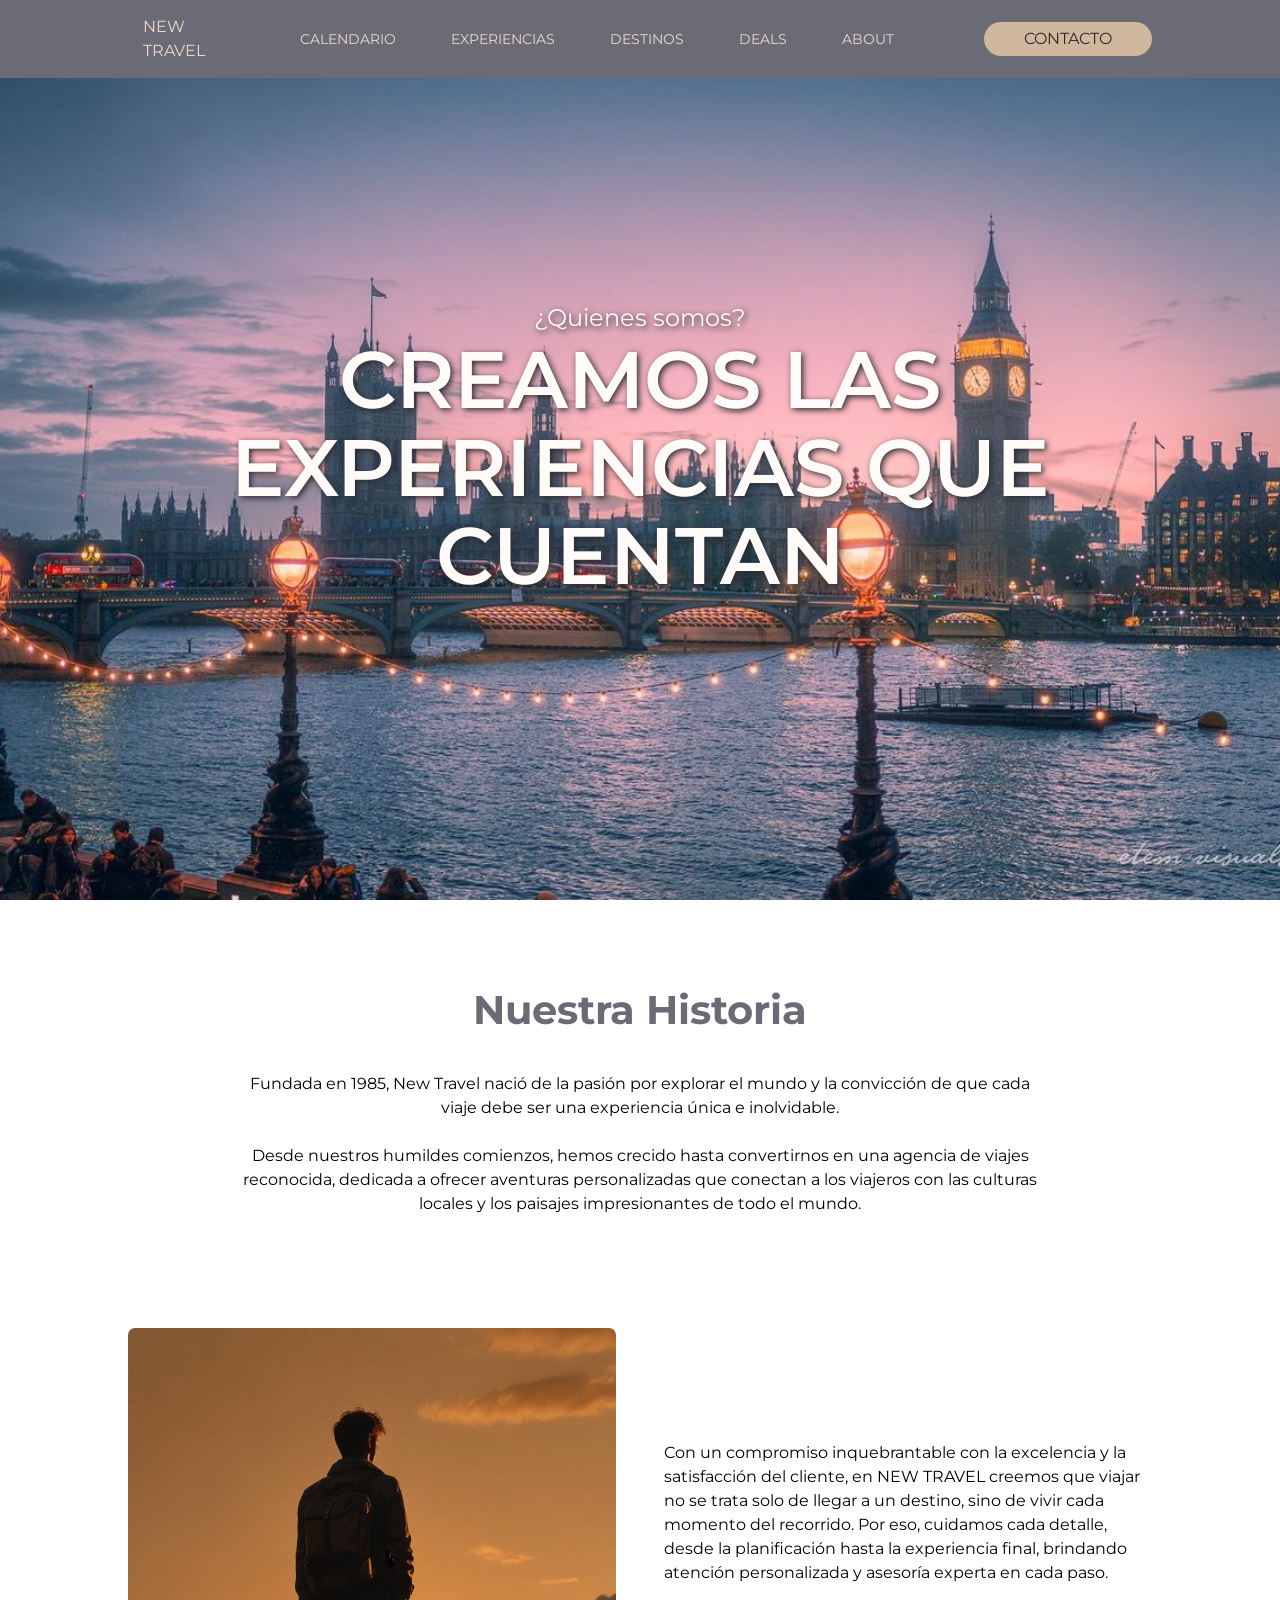
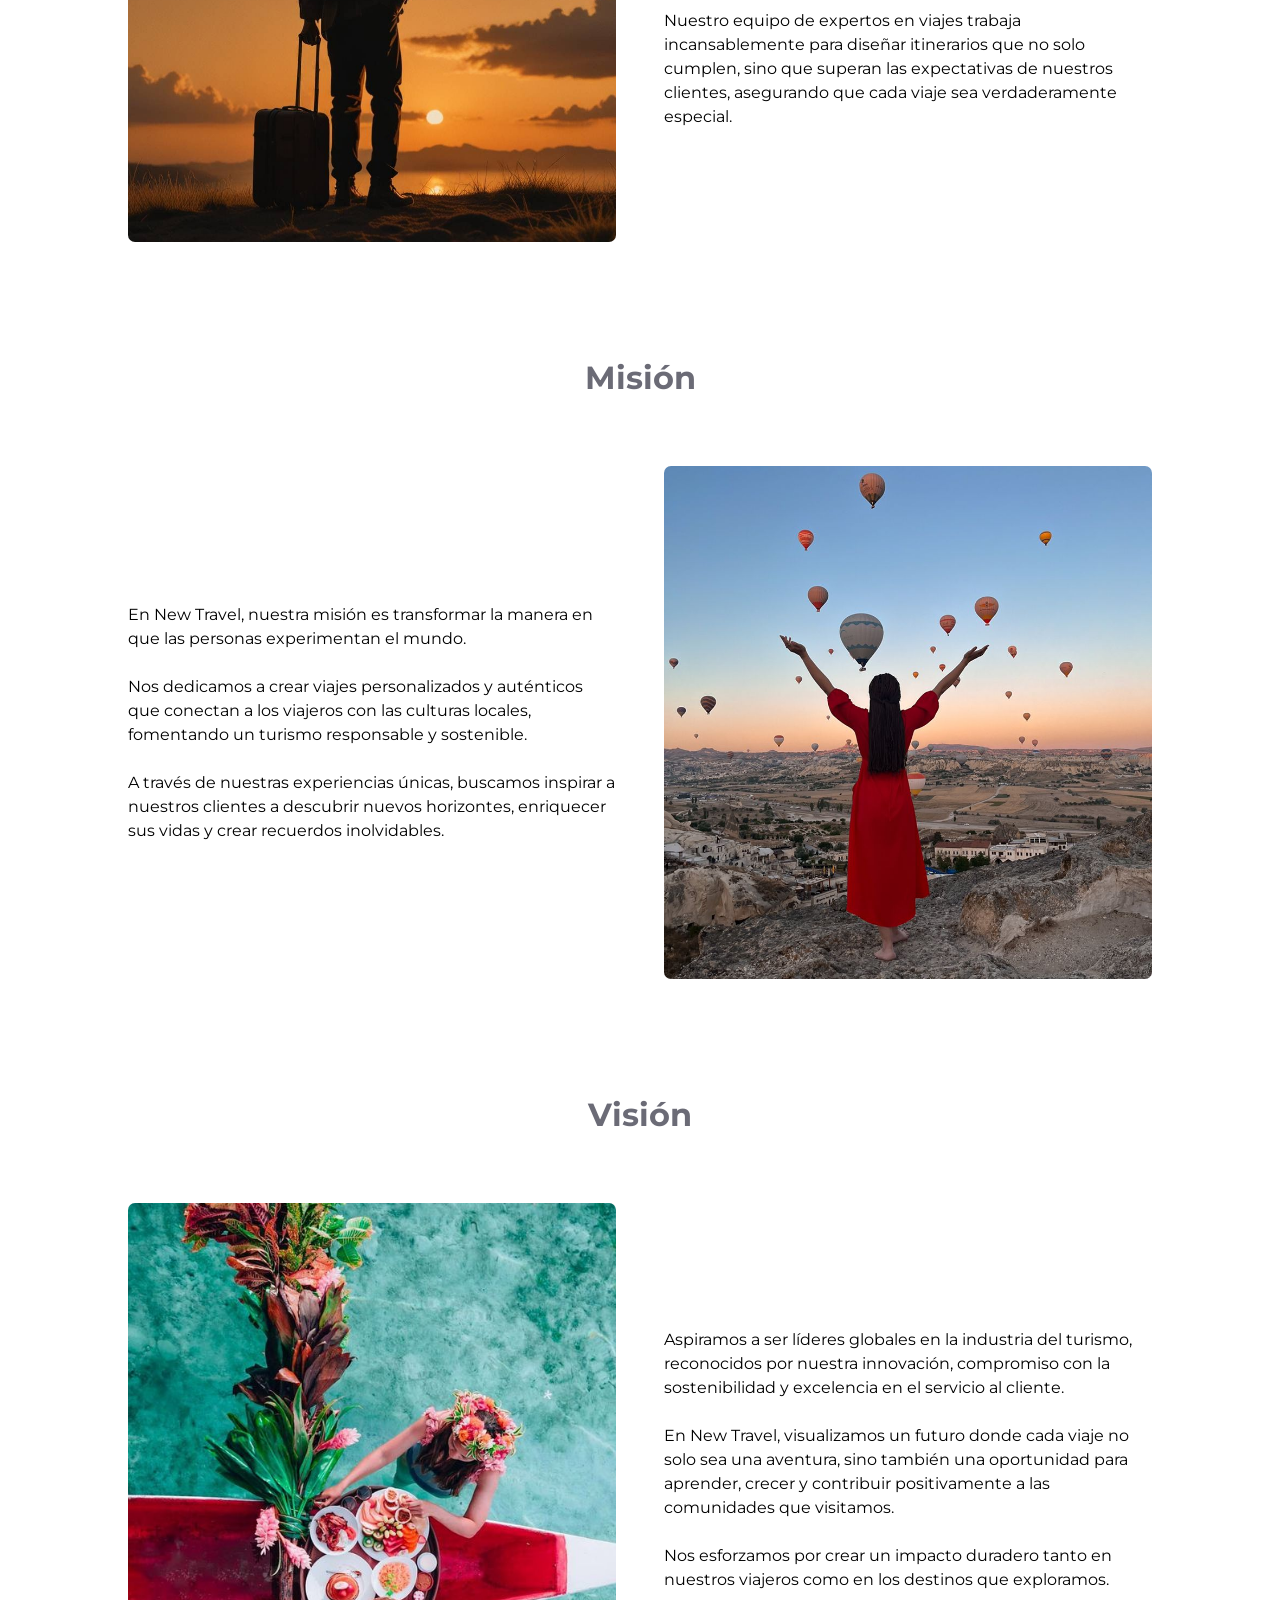
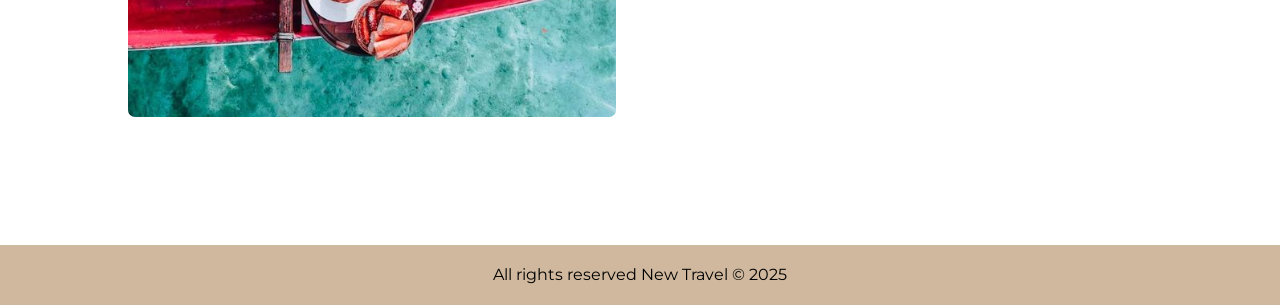
<file: about.html>
<!DOCTYPE html>
<html lang="en">
<head>
    <meta charset="UTF-8">
    <meta name="viewport" content="width=device-width, initial-scale=1.0">
    <title>About</title>
    <link rel="stylesheet" href="CSS/styles.css">
</head>
<body>
    <header class="navbar">
        <div class="nav-container">
            <nav class="nav-items">
                <a href="index.html" class="logo">NEW TRAVEL</a>

                <ul class="nav-links">
                    <li><a href="calendario.html">CALENDARIO</a></li>
                    <li><a href="experiencias.html">EXPERIENCIAS</a></li>
                    <li><a href="destinos.html">DESTINOS</a></li>
                    <li><a href="deals.html">DEALS</a></li>
                    <li><a href="about.html">ABOUT</a></li>
                    <li><a href="contacto.html" class="contact-btn mobil-vr">CONTACTO</a>
</li>
                </ul>

                <a href="contacto.html" class="contact-btn solo-desktop">CONTACTO</a>
            
                <div class="menu-toggle">☰</div> 

            </nav>
        </div>
    </header>

    <main>
        <div class="about hero">
            <div class="hero-content">
                <p class="subtitulo">¿Quienes somos?</p>
                <h1 class="titulo">CREAMOS LAS<br>EXPERIENCIAS QUE <br>CUENTAN</h1>
            </div>
        </div>

        <div class="about-content">
            <div class="about-text">
                <h2 class="page-title">Nuestra Historia</h2>
                <p>Fundada en 1985, New Travel nació de la pasión por explorar el mundo y la convicción de que cada
                    viaje debe ser una experiencia única e inolvidable.</p> <br>
                    <p>Desde nuestros humildes comienzos, hemos crecido
                    hasta convertirnos en una agencia de viajes reconocida, dedicada a ofrecer aventuras personalizadas
                    que conectan a los viajeros con las culturas locales y los paisajes impresionantes de todo el mundo.</p>
                
                </div>
            
            <div class="abt-section">
                <div class="abt-inner-sc">
                    <div class="abt-img-container">
                        <img src="Images/travel.jpg" class="abt-img">
                    </div>
                    <div class="abt-txt">
                        <p>Con un compromiso inquebrantable con la excelencia y la satisfacción del cliente, en NEW
                                    TRAVEL creemos que viajar no se trata solo de llegar a un destino, sino de vivir cada
                                    momento del recorrido. Por eso, cuidamos cada detalle, desde la planificación hasta la
                                    experiencia final, brindando atención personalizada y asesoría experta en cada paso. </p>
                        <br>
                        <p>Nuestro equipo de expertos en viajes trabaja incansablemente para diseñar itinerarios que no solo
                    cumplen, sino que superan las expectativas de nuestros clientes, asegurando que cada viaje sea
                    verdaderamente especial.</p>
                    </div>
                </div>
            </div>

            <div class="abt-section">
                <h2>Misión</h2>
                <div class="abt-inner-sc">
                    <div class="abt-txt">
                        <p>En New Travel, nuestra misión es transformar la manera en que las
                            personas experimentan el mundo.</p>
                            <br>
                            <p> Nos dedicamos a crear viajes personalizados y auténticos que
                            conectan
                            a los viajeros con las culturas locales, fomentando un turismo responsable y sostenible.</p>
                            <br>
                            <p>A
                            través
                            de nuestras experiencias únicas, buscamos inspirar a nuestros clientes a descubrir nuevos
                            horizontes, enriquecer sus vidas y crear recuerdos inolvidables.</p>
                    </div>
                    <div class="abt-img-container">
                        <img src="Images/about.jpg" >
                    </div>
                </div>
            </div>

            <div class="abt-section">
                <h2>Visión</h2>
                <div class="abt-inner-sc">
                    <div class="abt-img-container">
                        <img src="Images/about2.jpg">
                    </div>
                    <div class="abt-txt">
                        <p>Aspiramos a ser líderes globales en la industria del turismo, reconocidos por nuestra innovación, compromiso con la sostenibilidad y excelencia en el servicio al cliente. </p><br><p>En New Travel, visualizamos un futuro donde cada viaje no solo sea una aventura, sino también una oportunidad para aprender, crecer y contribuir positivamente a las comunidades que visitamos.</p>
                        <br>
                        <p>Nos esforzamos por crear un impacto duradero tanto en nuestros viajeros como en los destinos que exploramos.
                        </p>
                    </div>
                </div>
            </div>
        </div>
    </main>
    <footer>
        <p>All rights reserved New Travel © 2025</p>
    </footer>
    <script>
        document.addEventListener('DOMContentLoaded', () => {
            const menuToggle = document.querySelector('.menu-toggle');
            const navLinks = document.querySelector('.nav-links');

            menuToggle.addEventListener('click', () => {
            navLinks.classList.toggle('active');
            });
        });
</script>
</body>
</html>
</file>
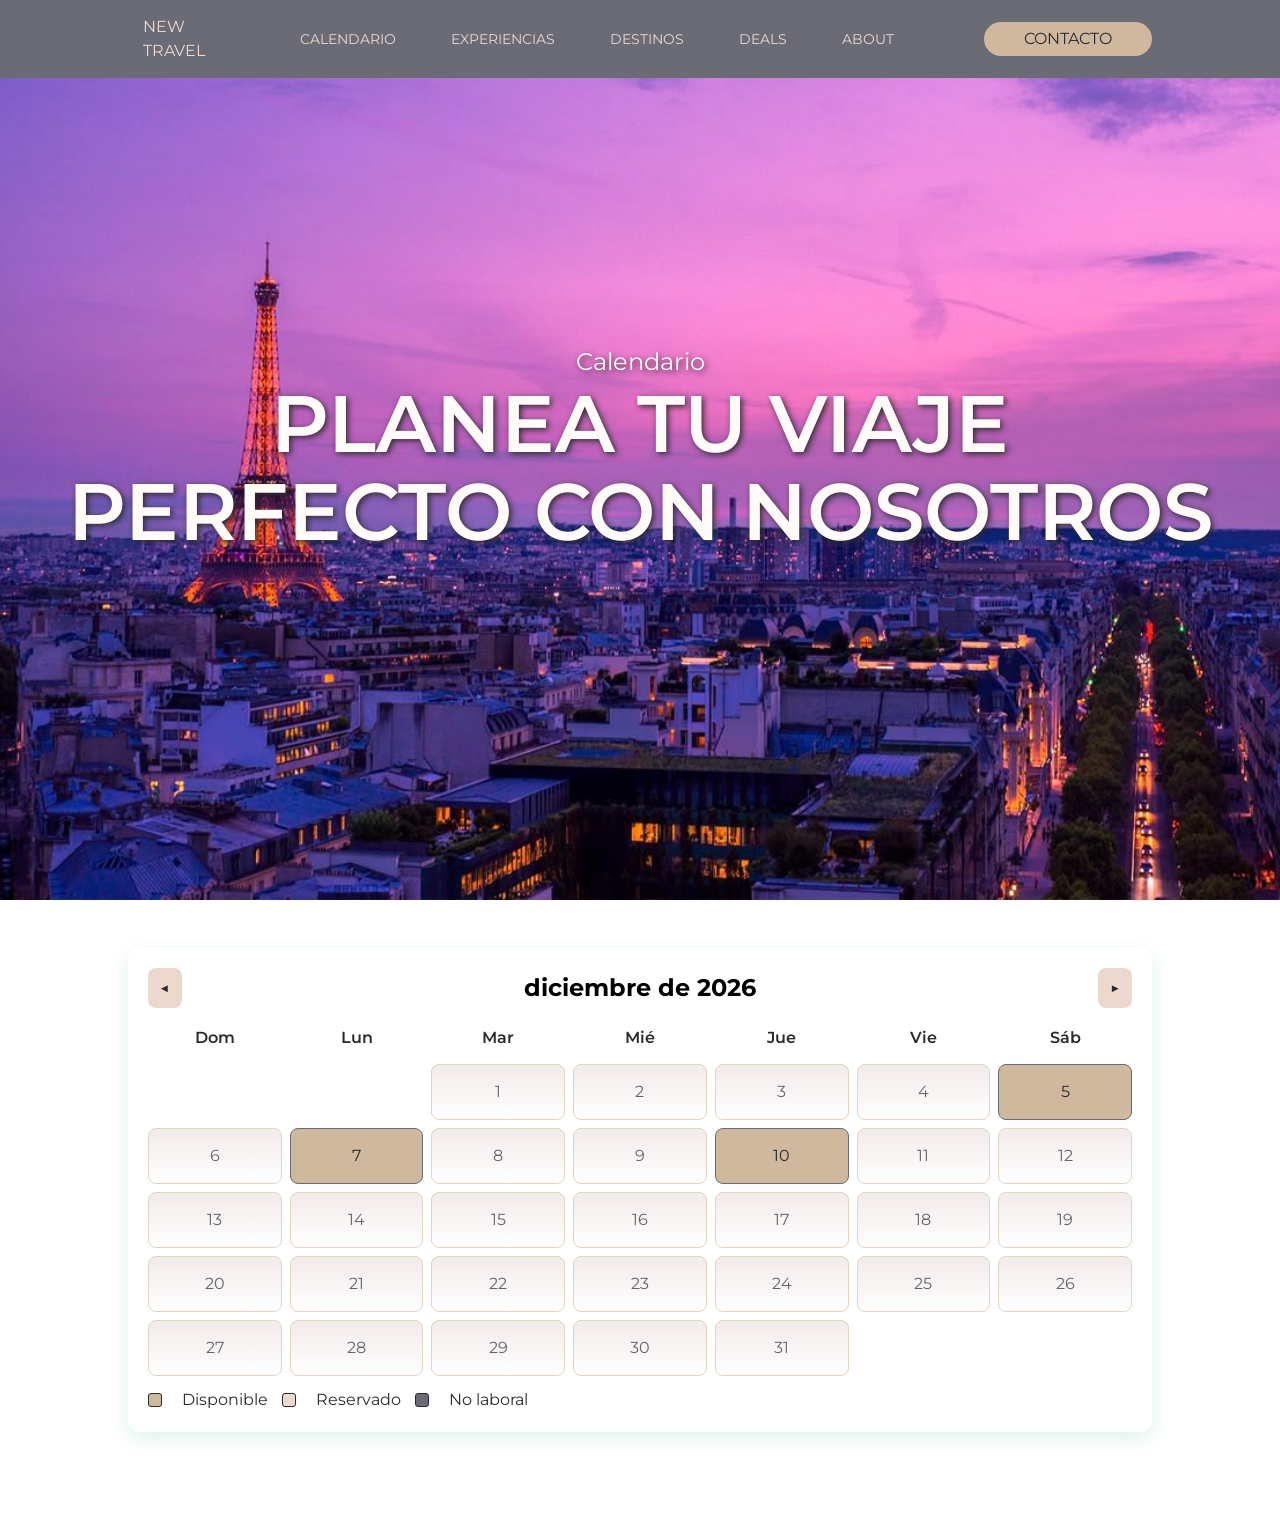
<file: calendario.html>
<!DOCTYPE html>
<html lang="en">
<head>
    <meta charset="UTF-8">
    <meta name="viewport" content="width=device-width, initial-scale=1.0">
    <title>CALENDARIO</title>
    <link rel="stylesheet" href="CSS/styles.css">
</head>
<body>
    <header class="navbar">
        <div class="nav-container">
            <nav class="nav-items">
                <a href="index.html" class="logo">NEW TRAVEL</a>

                <ul class="nav-links">
                    <li><a href="calendario.html">CALENDARIO</a></li>
                    <li><a href="experiencias.html">EXPERIENCIAS</a></li>
                    <li><a href="destinos.html">DESTINOS</a></li>
                    <li><a href="deals.html">DEALS</a></li>
                    <li><a href="about.html">ABOUT</a></li>
                    <li><a href="contacto.html" class="contact-btn mobil-vr">CONTACTO</a>
</li>
                </ul>

                <a href="contacto.html" class="contact-btn solo-desktop">CONTACTO</a>
            
                <div class="menu-toggle">☰</div> 

            </nav>
        </div>
    </header>

    <main>
        <div class="calen hero">
            <div class="hero-content">
                <p class="subtitulo">Calendario</p>
                <h1 class="titulo">PLANEA TU VIAJE <br>PERFECTO CON NOSOTROS</h1>
            </div>
        </div>
        <section class="calendar-section">
            <div class="calendar-container">
                <div class="calendar-header">
                    <button id="prevMonth" class="cal-btn">◀</button>
                    <h2 id="monthYear">Mes Año</h2>

                    <button id="nextMonth" class="cal-btn">▶</button>
                </div>
                <div class="calendar-grid">
                    <div class="calendar-day">Dom</div>
                    <div class="calendar-day">Lun</div>
                    <div class="calendar-day">Mar</div>
                    <div class="calendar-day">Mié</div>
                    <div class="calendar-day">Jue</div>
                    <div class="calendar-day">Vie</div>
                    <div class="calendar-day">Sáb</div>
                </div>
                <div class="legend">
                    <span class="legend-available"></span> Disponible
                    <span class="legend-booked"></span> Reservado
                    <span class="legend-unavailable"></span> No laboral
                </div>
            </div>
        </section>
    </main>

    <div id="bookingModal" class="modal">
        <div class="modal-content">
            <span class="close">&times;</span>
            <h3>Reservar el mejor tour</h3>
            <form id="bookingForm">
                <label>Esta es la fecha de tu proximo viaje</label>
                <input type="text" id="selectedDate" name="date" readonly>

                <label>Adonde vamos hoy</label>
                <select id="destination" name="destination" required>
                    <option value="París">París</option>
                    <option value="Roma">Roma</option>
                    <option value="Tokio">Tokio</option>
                    <option value="Grecia">Grecia</option>
                    <option value="Perú">Perú</option>
                    <option value="Suecia">Suecia</option>
                    <option value="Argentina">Argentina</option>
                    <option value="Brasil">Brasil</option>
                    <option value="Porcelana">Porcelana</option>
                    <option value="Colombia">Colombia</option>
                    <option value="Corea del sur">Corea del sur</option>
                    <option value="Madagascar">Madagascar</option>
                </select>

                <label>Nombre completo</label>
                <input type="text" id="name" name="name" required>
                <label>Correo electrónico</label>
                <input type="email" id="email" name="email" required>
                <div class="people-row">
                 <div>
                        <label>Adultos</label>
                        <input type="number" id="adults" name="adults" min="0" value="2" required>
                </div>
                <div>
                        <label>Niños +8 años</label>
                        <input type="number" id="children8" name="children8" min="0" value="0" required>
                </div>
                <div>
                        <label>Niños 0-7 años</label>
                        <input type="number" id="childrenUnder8" name="childrenUnder8" min="0" value="0" required>
                 </div>
                </div>

                <label><input type="checkbox" id="includeHotel" name="includeHotel"> Incluir hotel todo incluido</label>

                <button type="submit" class="sbm-btn">Enviar reserva</button>
            </form>
        </div>
    </div>

    <script>
        document.addEventListener('DOMContentLoaded', () => {
            const menuToggle = document.querySelector('.menu-toggle');
            const navLinks = document.querySelector('.nav-links');

            menuToggle.addEventListener('click', () => {
            navLinks.classList.toggle('active');
            });
        });

        (function(){
            const calendarGrid = document.querySelector('.calendar-grid');
            const monthYear = document.getElementById('monthYear');
            const prevBtn = document.getElementById('prevMonth');
            const nextBtn = document.getElementById('nextMonth');
            const modal = document.getElementById('bookingModal');
            const closeBtn = modal.querySelector('.close');
            const selectedDateInput = document.getElementById('selectedDate');

            let today = new Date();
            let viewDate = new Date(today.getFullYear(), today.getMonth(), 1);

       
            const available = new Set([
                
                new Date().toISOString().slice(0,10),
                new Date(today.getFullYear(), today.getMonth(), today.getDate()+2).toISOString().slice(0,10),
                new Date(today.getFullYear(), today.getMonth(), today.getDate()+5).toISOString().slice(0,10)
            ]);

            function render(){
               
                calendarGrid.querySelectorAll('.date-cell')?.forEach(n=>n.remove());

                const year = viewDate.getFullYear();
                const month = viewDate.getMonth();
                monthYear.textContent = viewDate.toLocaleString('es-ES',{month:'long', year:'numeric'});

                const firstDay = new Date(year, month, 1).getDay();
                const daysInMonth = new Date(year, month+1, 0).getDate();

                for(let i=0;i<firstDay;i++){
                    const empty = document.createElement('div');
                    empty.className = 'date-cell empty';
                    calendarGrid.appendChild(empty);
                }

                for(let d=1; d<=daysInMonth; d++){
                    const cell = document.createElement('button');
                    cell.className = 'date-cell';
                    cell.type = 'button';
                    const iso = new Date(year, month, d).toISOString().slice(0,10);
                    cell.dataset.date = iso;
                    cell.textContent = d;

                    if(available.has(iso)){
                        cell.classList.add('available');
                    } else {
                        cell.classList.add('booked');
                        cell.disabled = true;
                    }

                    cell.addEventListener('click', ()=>{
                        selectedDateInput.value = iso;
                        modal.style.display = 'block';
                    });

                    calendarGrid.appendChild(cell);
                }
            }

            prevBtn.addEventListener('click', ()=>{
                viewDate = new Date(viewDate.getFullYear(), viewDate.getMonth()-1, 1);
                render();
            });

            nextBtn.addEventListener('click', ()=>{
                viewDate = new Date(viewDate.getFullYear(), viewDate.getMonth()+1, 1);
                render();
            });

            closeBtn.addEventListener('click', ()=> modal.style.display = 'none');
            window.addEventListener('click', e=>{ if(e.target === modal) modal.style.display = 'none'; });

                        document.getElementById('bookingForm').addEventListener('submit', function(e){
                                e.preventDefault();
                                const form = this;
                                const dest = form.destination.value;
                                const date = form.date.value; // ISO YYYY-MM-DD
                                const name = form.name.value;
                                const email = form.email.value;
                                const adults = Number(form.adults.value) || 0;
                                const children = Number(form.children.value) || 0;
                                const people = adults + children;
                                const includeHotel = form.includeHotel.checked;

                              
                                const prices = { 'París':{adult:80, child:50}, 'Roma':{adult:100, child:70}, 'Tokio':{adult:200, child:140}, 'Grecia':{adult:150, child:100} };
                                const hotelPerPerson = 50; 

                                const priceInfo = prices[dest] || {adult:85, child:40};
                                const subtotal = priceInfo.adult * adults + priceInfo.child * children;
                                const hotelCost = includeHotel ? hotelPerPerson * people : 0;
                                const total = subtotal + hotelCost;

                                const orderId = 'ORD-' + Date.now().toString().slice(-8);

                                
                                let displayDate = date;
                                try{
                                        const d = new Date(date + 'T00:00:00');
                                        displayDate = d.toLocaleDateString('es-ES', {year:'numeric', month:'long', day:'numeric'});
                                }catch(err){ }

                                
                                const invoiceHtml = `
                                        <span class="close">&times;</span>
                                        <div class="invoice">
                                            <h3>Factura / Orden</h3>
                                            <p><strong>Orden:</strong> ${orderId}</p>
                                            <p><strong>Fecha de reserva:</strong> ${displayDate}</p>
                                            <p><strong>Destino:</strong> ${dest}</p>
                                            <p><strong>Cliente:</strong> ${name} &lt;${email}&gt;</p>
                                                                    <table class="invoice-table">
                                                                        <tr><td>Adultos</td><td>${adults}</td></tr>
                                                                        <tr><td>Niños</td><td>${children}</td></tr>
                                                                        <tr><td>Precio por adulto</td><td>$${priceInfo.adult.toFixed(2)}</td></tr>
                                                                        <tr><td>Precio por niño</td><td>$${priceInfo.child.toFixed(2)}</td></tr>
                                                                        <tr><td>Subtotal</td><td>$${subtotal.toFixed(2)}</td></tr>
                                                                        <tr><td>Incluye hotel</td><td>${includeHotel ? 'Sí' : 'No'}</td></tr>
                                                                        <tr class="total-row"><td>Total</td><td>$${total.toFixed(2)}</td></tr>
                                                                    </table>
                                            <div class="invoice-actions">
                                                <button id="printInvoice" class="sbm-btn">Imprimir / Descargar</button>
                                                <button id="closeInvoice" class="sbm-btn">Cerrar</button>
                                            </div>
                                            <p class="small">Esta es una confirmación automática de la reserva. Esto es una demostración.</p>
                                        </div>
                                `;

                                const content = modal.querySelector('.modal-content');
                                content.innerHTML = invoiceHtml;

                               r
                                content.querySelector('.close').addEventListener('click', ()=> modal.style.display = 'none');
                                content.querySelector('#closeInvoice').addEventListener('click', ()=> modal.style.display = 'none');
                                content.querySelector('#printInvoice').addEventListener('click', ()=> {
                                        PDF
                                        window.print();
                                });

                                form.reset();
                        });

            render();
        })();
    </script>
</body>
</html>
</file>
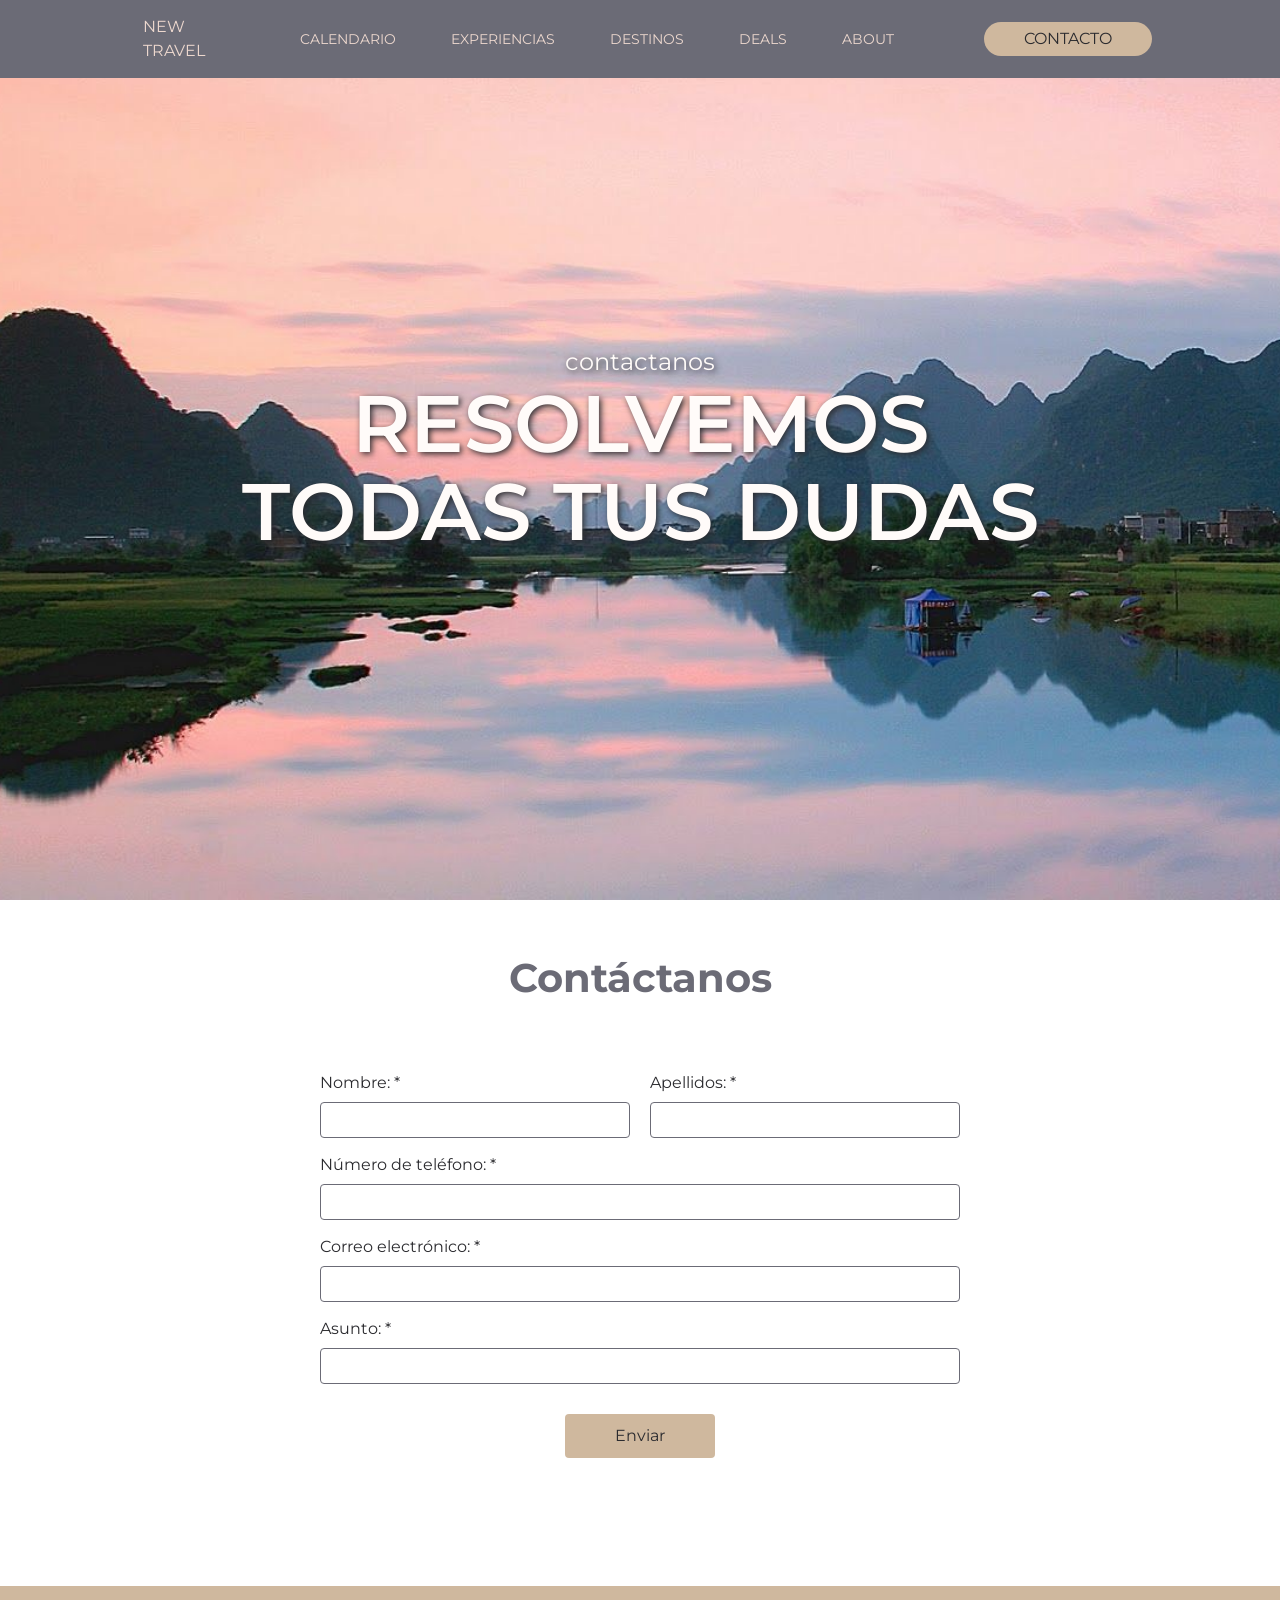
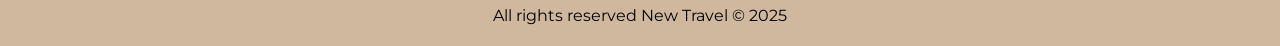
<file: contacto.html>
<!DOCTYPE html>
<html lang="en">
<head>
    <meta charset="UTF-8">
    <meta name="viewport" content="width=device-width, initial-scale=1.0">
    <title>Contacto</title>
    <link rel="stylesheet" href="CSS/styles.css">
</head>
<body>
    <header class="navbar">
        <div class="nav-container">
            <nav class="nav-items">
                <a href="index.html" class="logo">NEW TRAVEL</a>

                <ul class="nav-links">
                    <li><a href="calendario.html">CALENDARIO</a></li>
                    <li><a href="experiencias.html">EXPERIENCIAS</a></li>
                    <li><a href="destinos.html">DESTINOS</a></li>
                    <li><a href="deals.html">DEALS</a></li>
                    <li><a href="about.html">ABOUT</a></li>
                    <li><a href="contacto.html" class="contact-btn mobil-vr">CONTACTO</a>
                    </li>
                </ul>

                <a href="contacto.html" class="contact-btn solo-desktop">CONTACTO</a>
            
                <div class="menu-toggle">☰</div> 

            </nav>
        </div>
    </header>

    <main>
        <div class="cont hero">
            <div class="hero-content">
                <p class="subtitulo">contactanos</p>
                <h1 class="titulo">RESOLVEMOS<br>TODAS TUS DUDAS</h1>
            </div>
        </div>
        <div class="form-container">
            <h2 class="page-title">Contáctanos</h2>
            <form action="#" method="post">
                <div class="div-nombre-com">
                    <div class="div-nombre"> 
                        <label for="nombre">Nombre: *</label>
                        <input type="text" id="nombre" name="nombre">
                    </div>

                    <div class="div-apellido">
                        <label for="apellido">Apellidos: *</label>
                        <input type="text" id="apellido" name="apellido">
                    </div>
                </div>

                <div class="div-tel">
                    <label for="telefono">Número de teléfono: *</label>
                    <input type="tel" id="telefono" name="telefono">
                </div>

                <div class="div-correo">
                    <label for="correo">Correo electrónico: *</label>
                    <input type="email" id="correo" name="correo">
                </div>

                <div class="div-asunto">
                    <label for="asunto">Asunto: *</label>
                    <input type="text" id="asunto" name="asunto">
                </div>

                <button type="submit" class="sbm-btn">Enviar</button>
            </form>
        </div>
    </main>
    <footer>
        <p>All rights reserved New Travel © 2025</p>
    </footer>
    <script>
        document.addEventListener('DOMContentLoaded', () => {
            const menuToggle = document.querySelector('.menu-toggle');
            const navLinks = document.querySelector('.nav-links');

            menuToggle.addEventListener('click', () => {
            navLinks.classList.toggle('active');
            });
        });
    </script>   
</body>
</html>
</file>
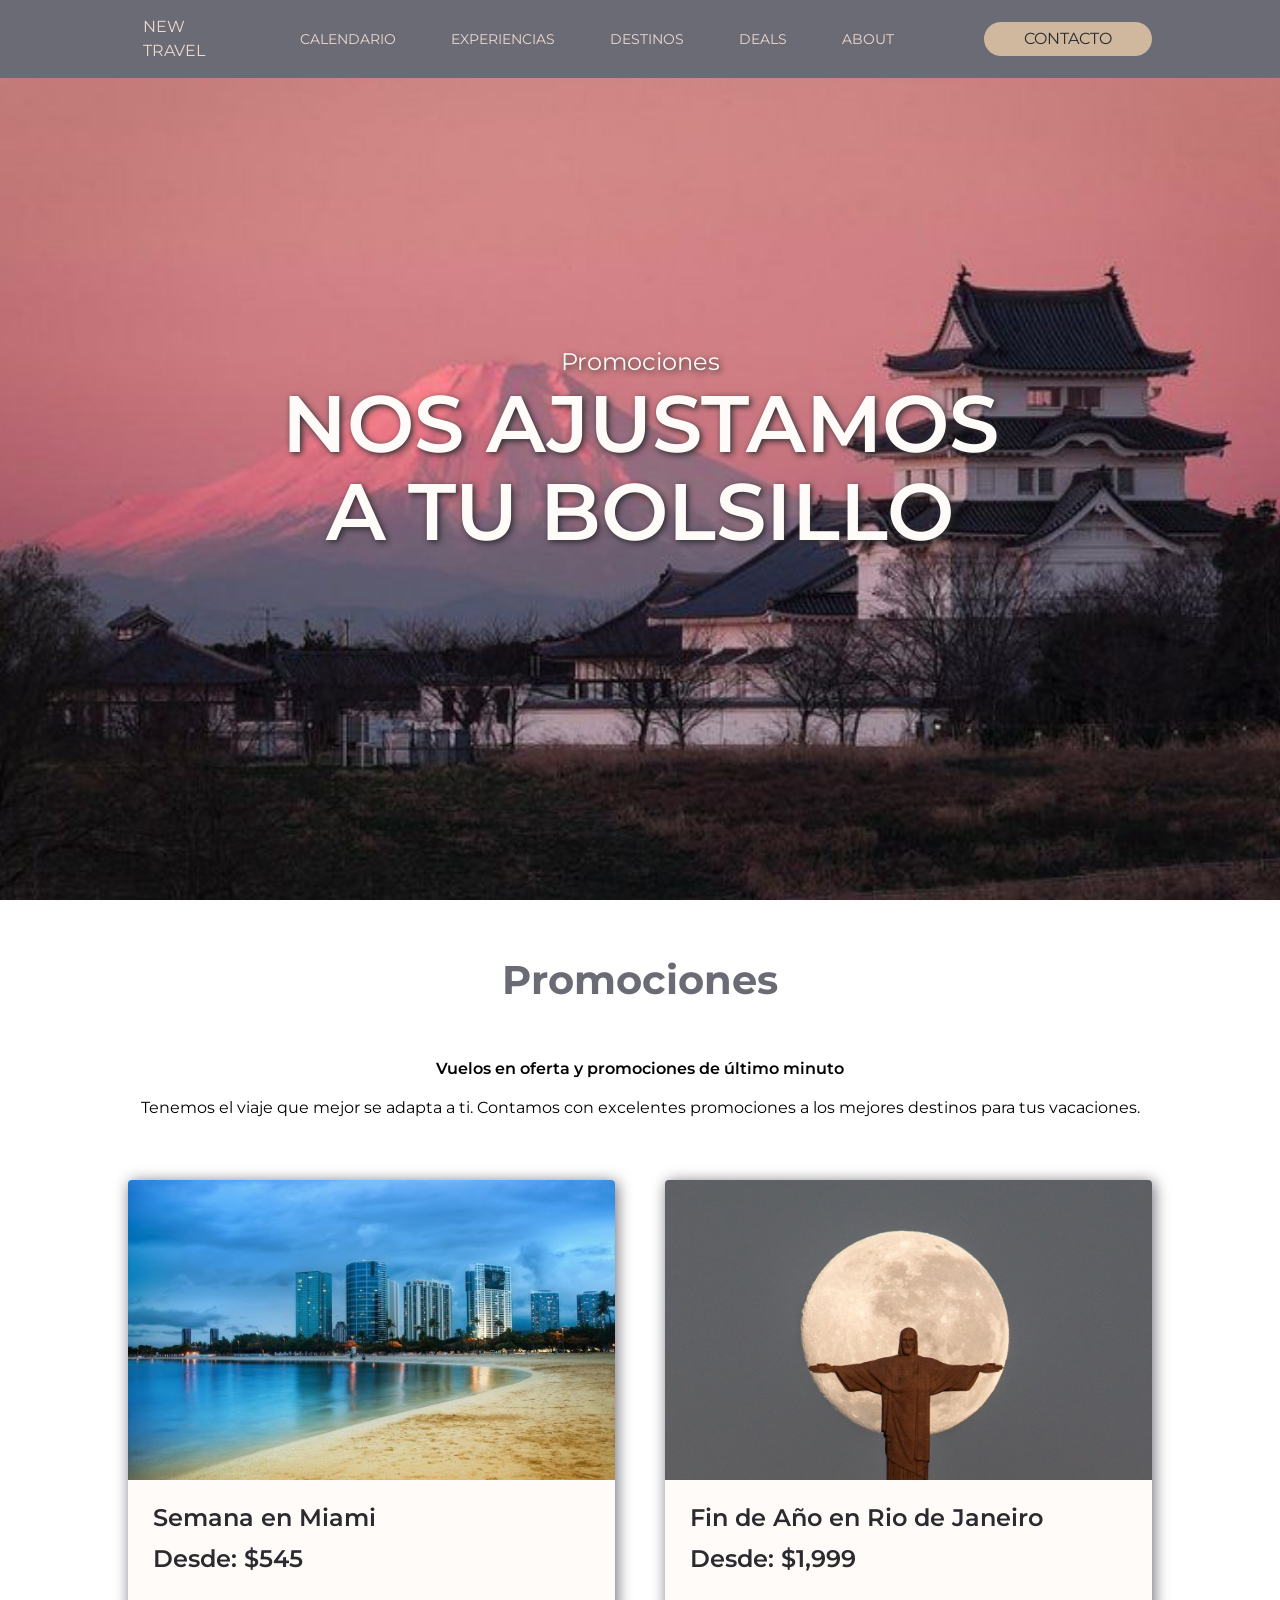
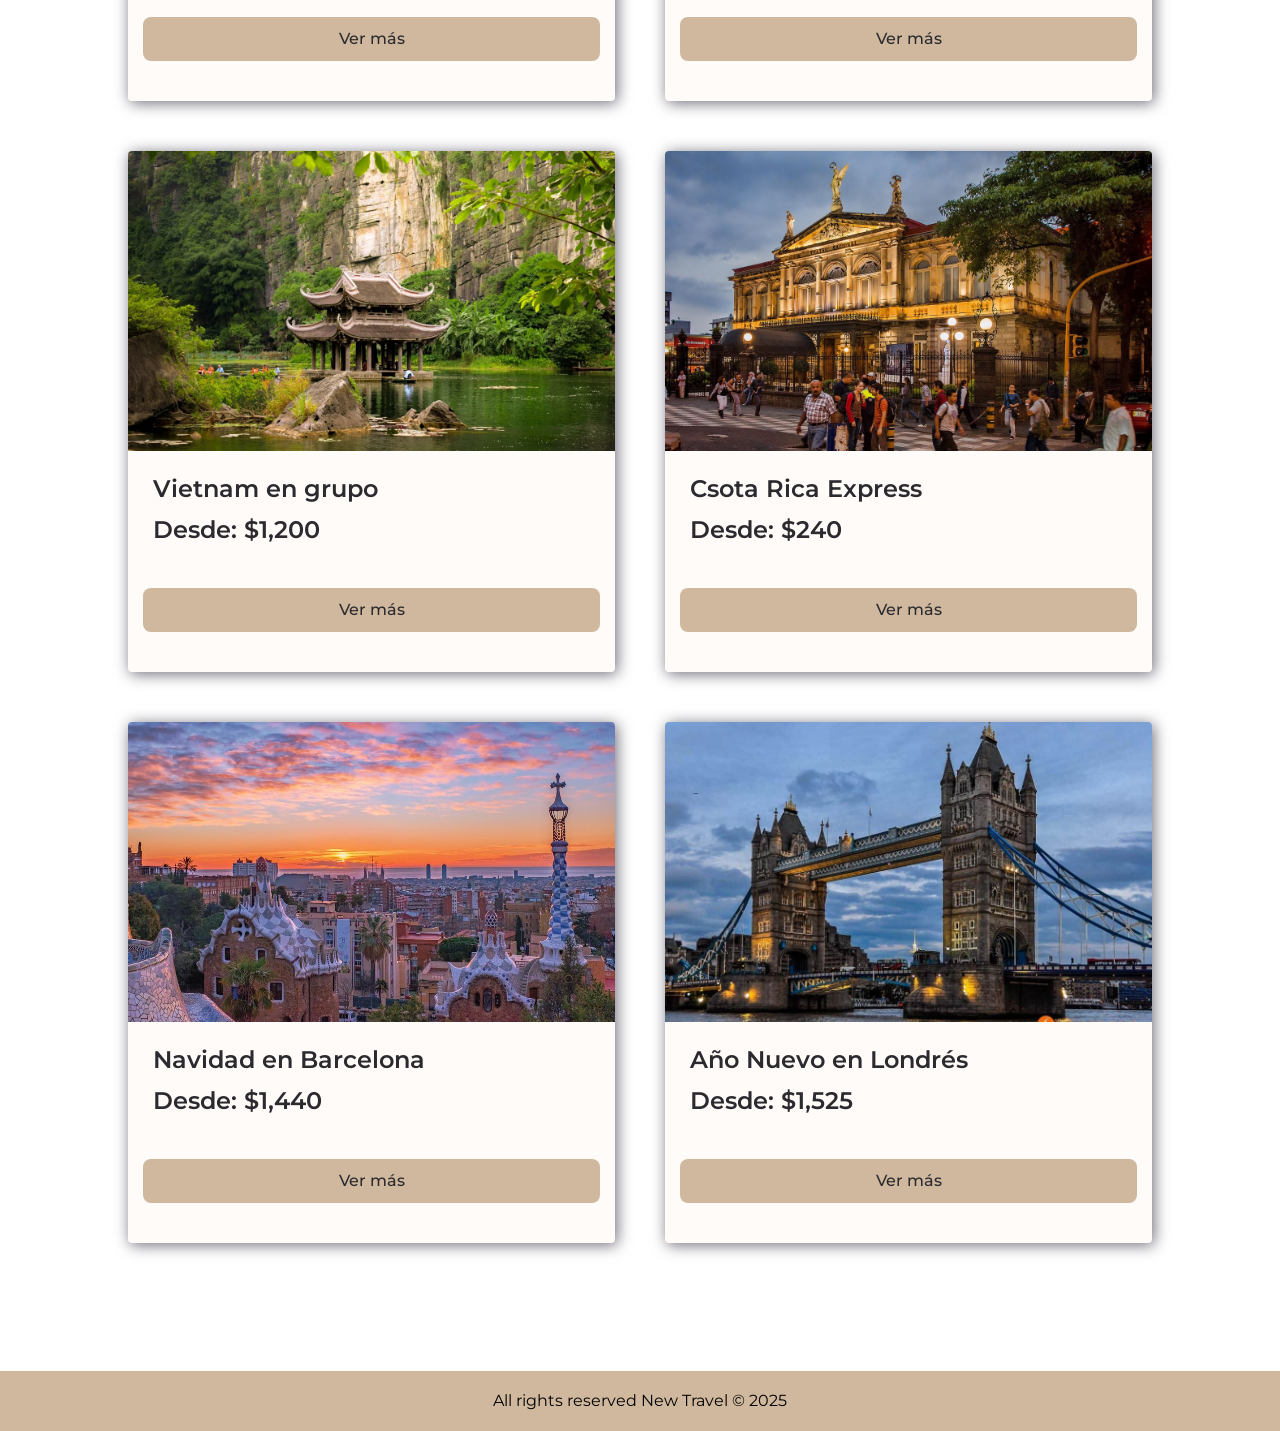
<file: deals.html>
<!DOCTYPE html>
<html lang="en">
<head>
    <meta charset="UTF-8">
    <meta name="viewport" content="width=device-width, initial-scale=1.0">
    <title>Promociones</title>
    <link rel="stylesheet" href="CSS/styles.css">
</head>
<body>
    <header class="navbar">
        <div class="nav-container">
            <nav class="nav-items">
                <a href="index.html" class="logo">NEW TRAVEL</a>

                <ul class="nav-links">
                    <li><a href="calendario.html">CALENDARIO</a></li>
                    <li><a href="experiencias.html">EXPERIENCIAS</a></li>
                    <li><a href="destinos.html">DESTINOS</a></li>
                    <li><a href="deals.html">DEALS</a></li>
                    <li><a href="about.html">ABOUT</a></li>
                    <li><a href="contacto.html" class="contact-btn mobil-vr">CONTACTO</a>
</li>
                </ul>

                <a href="contacto.html" class="contact-btn solo-desktop">CONTACTO</a>
            
                <div class="menu-toggle">☰</div> 

            </nav>
        </div>
    </header>

    <main>
        <div class="deals hero">
            <div class="hero-content">
                <p class="subtitulo">Promociones</p>
                <h1 class="titulo">NOS AJUSTAMOS<br>A TU BOLSILLO</h1>
            </div>
        </div>

        <div class="deals-contenido">
            <div class="deals-contenido-txt">
                <h2 class="page-title">Promociones</h2>
                <p class="tagline">Vuelos en oferta y promociones de último minuto</p>
                <p class="deals-txt" >Tenemos el viaje que mejor se adapta a ti. Contamos con excelentes promociones a los mejores destinos para tus vacaciones.</p>
            </div>
            <div class="deals-galeria">
                <div class="div-card">
                    <div class="deals-img" style="background-image: url('Images/miami.jpg');"></div>
                    
                    <div class="deals-info">
                    <span class="deals-titulo">Semana en Miami</span>
                    <span class="deals-precio">Desde: $545</span>
                    </div>
                    
                    <a class="deals-btn" href="contacto.html">Ver más</a>
                </div>

                <div class="div-card">
                    <div class="deals-img" style="background-image: url('Images/rio2.jpg');"></div>
                    
                    <div class="deals-info">
                    <span class="deals-titulo">Fin de Año en Rio de Janeiro</span>
                    <span class="deals-precio">Desde: $1,999</span>
                    </div>
                    
                    <a class="deals-btn" href="contacto.html">Ver más</a>
                </div>

                <div class="div-card">
                    <div class="deals-img" style="background-image: url('Images/vietnam.jpg');"></div>
                    
                    <div class="deals-info">
                    <span class="deals-titulo">Vietnam en grupo</span>
                    <span class="deals-precio">Desde: $1,200</span>
                    </div>
                    
                    <a class="deals-btn" href="contacto.html">Ver más</a>
                </div>

                <div class="div-card">
                    <div class="deals-img" style="background-image: url('Images/costa\ rica.jpg');"></div>
                    
                    <div class="deals-info">
                    <span class="deals-titulo">Csota Rica Express</span>
                    <span class="deals-precio">Desde: $240</span>
                    </div>
                    
                    <a class="deals-btn" href="contacto.html">Ver más</a>
                </div>

                <div class="div-card">
                    <div class="deals-img" style="background-image: url('Images/barcelona.jpg');"></div>
                    
                    <div class="deals-info">
                    <span class="deals-titulo">Navidad en Barcelona</span>
                    <span class="deals-precio">Desde: $1,440</span>
                    </div>
                    
                    <a class="deals-btn" href="contacto.html">Ver más</a>
                </div>

                <div class="div-card">
                    <div class="deals-img" style="background-image: url('Images/londres2.jpg');"></div>
                    
                    <div class="deals-info">
                    <span class="deals-titulo">Año Nuevo en Londrés</span>
                    <span class="deals-precio">Desde: $1,525</span>
                    </div>
                    
                    <a class="deals-btn" href="contacto.html">Ver más</a>
                </div>
            </div>
        </div>
    </main>
    <footer>
        <p>All rights reserved New Travel © 2025</p>
    </footer>
    <script>
        document.addEventListener('DOMContentLoaded', () => {
            const menuToggle = document.querySelector('.menu-toggle');
            const navLinks = document.querySelector('.nav-links');

            menuToggle.addEventListener('click', () => {
            navLinks.classList.toggle('active');
            });
        });
    </script>
</body>
</html>
</file>
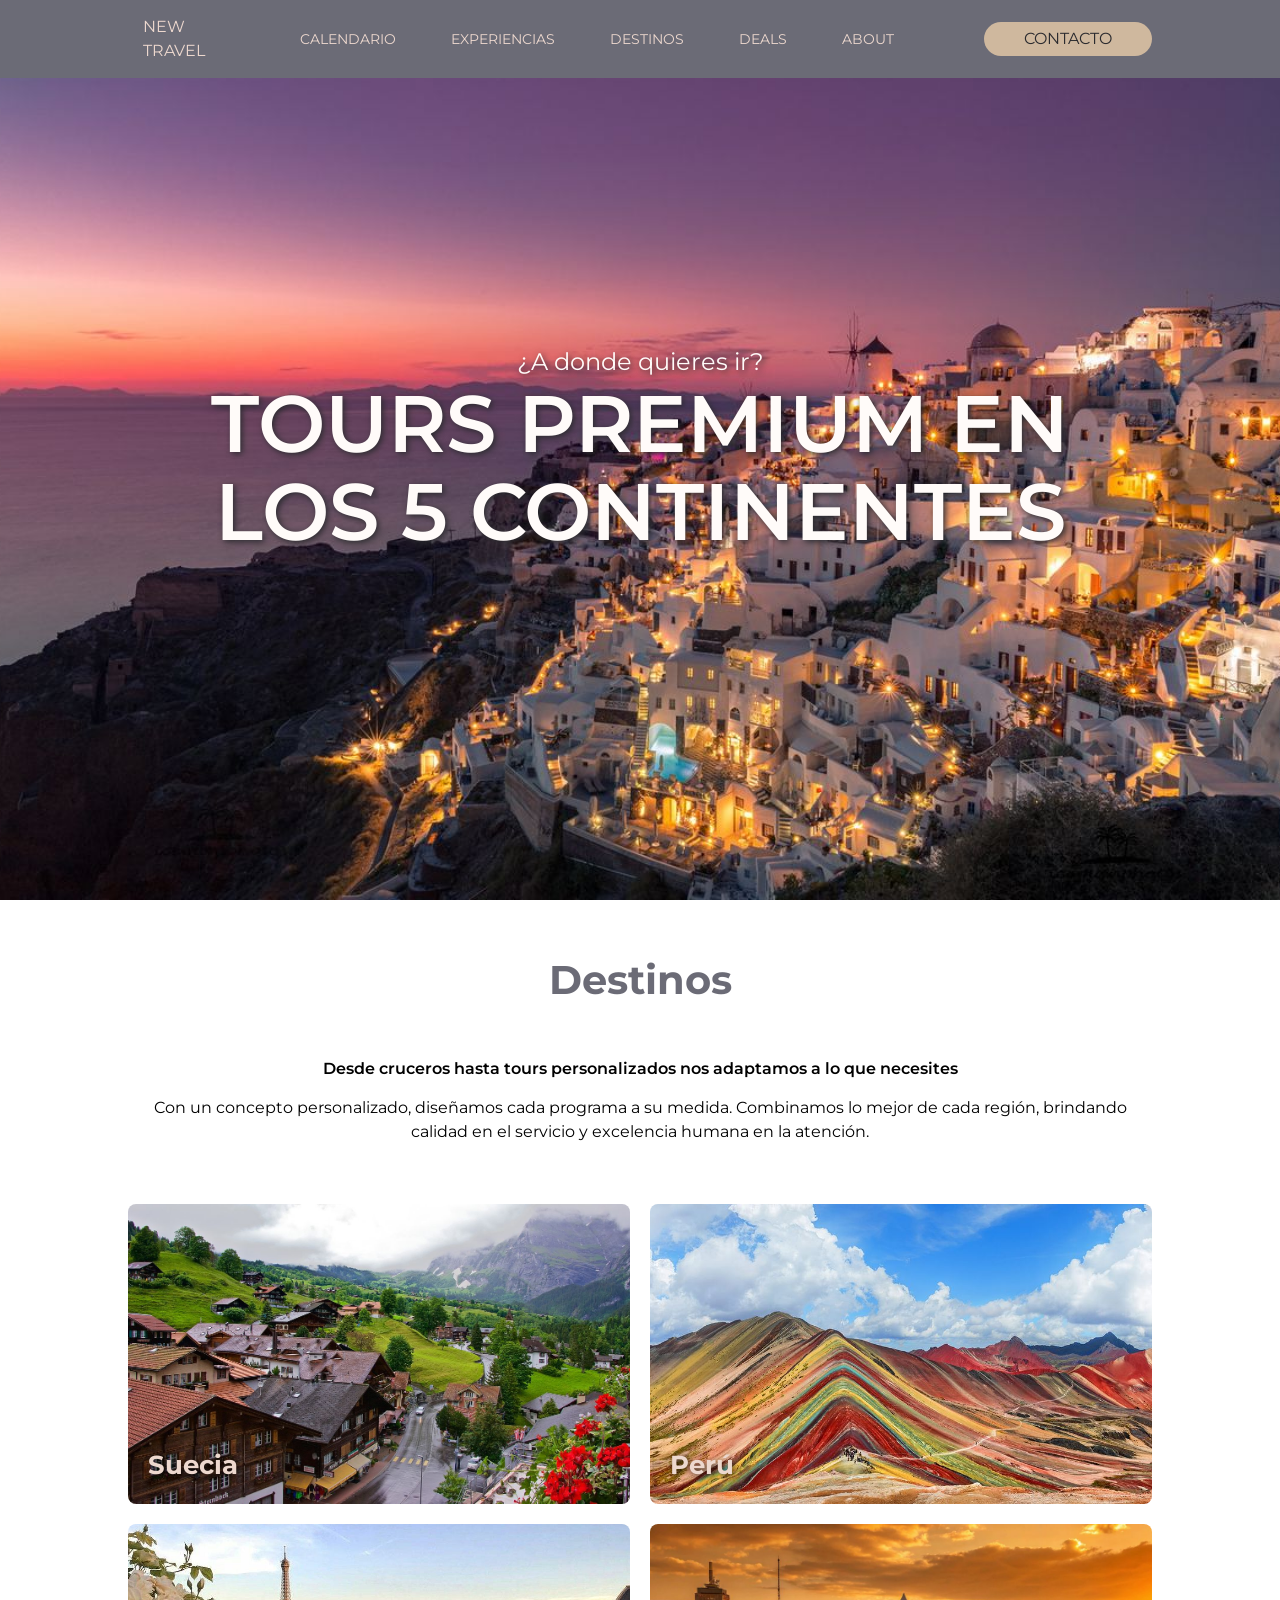
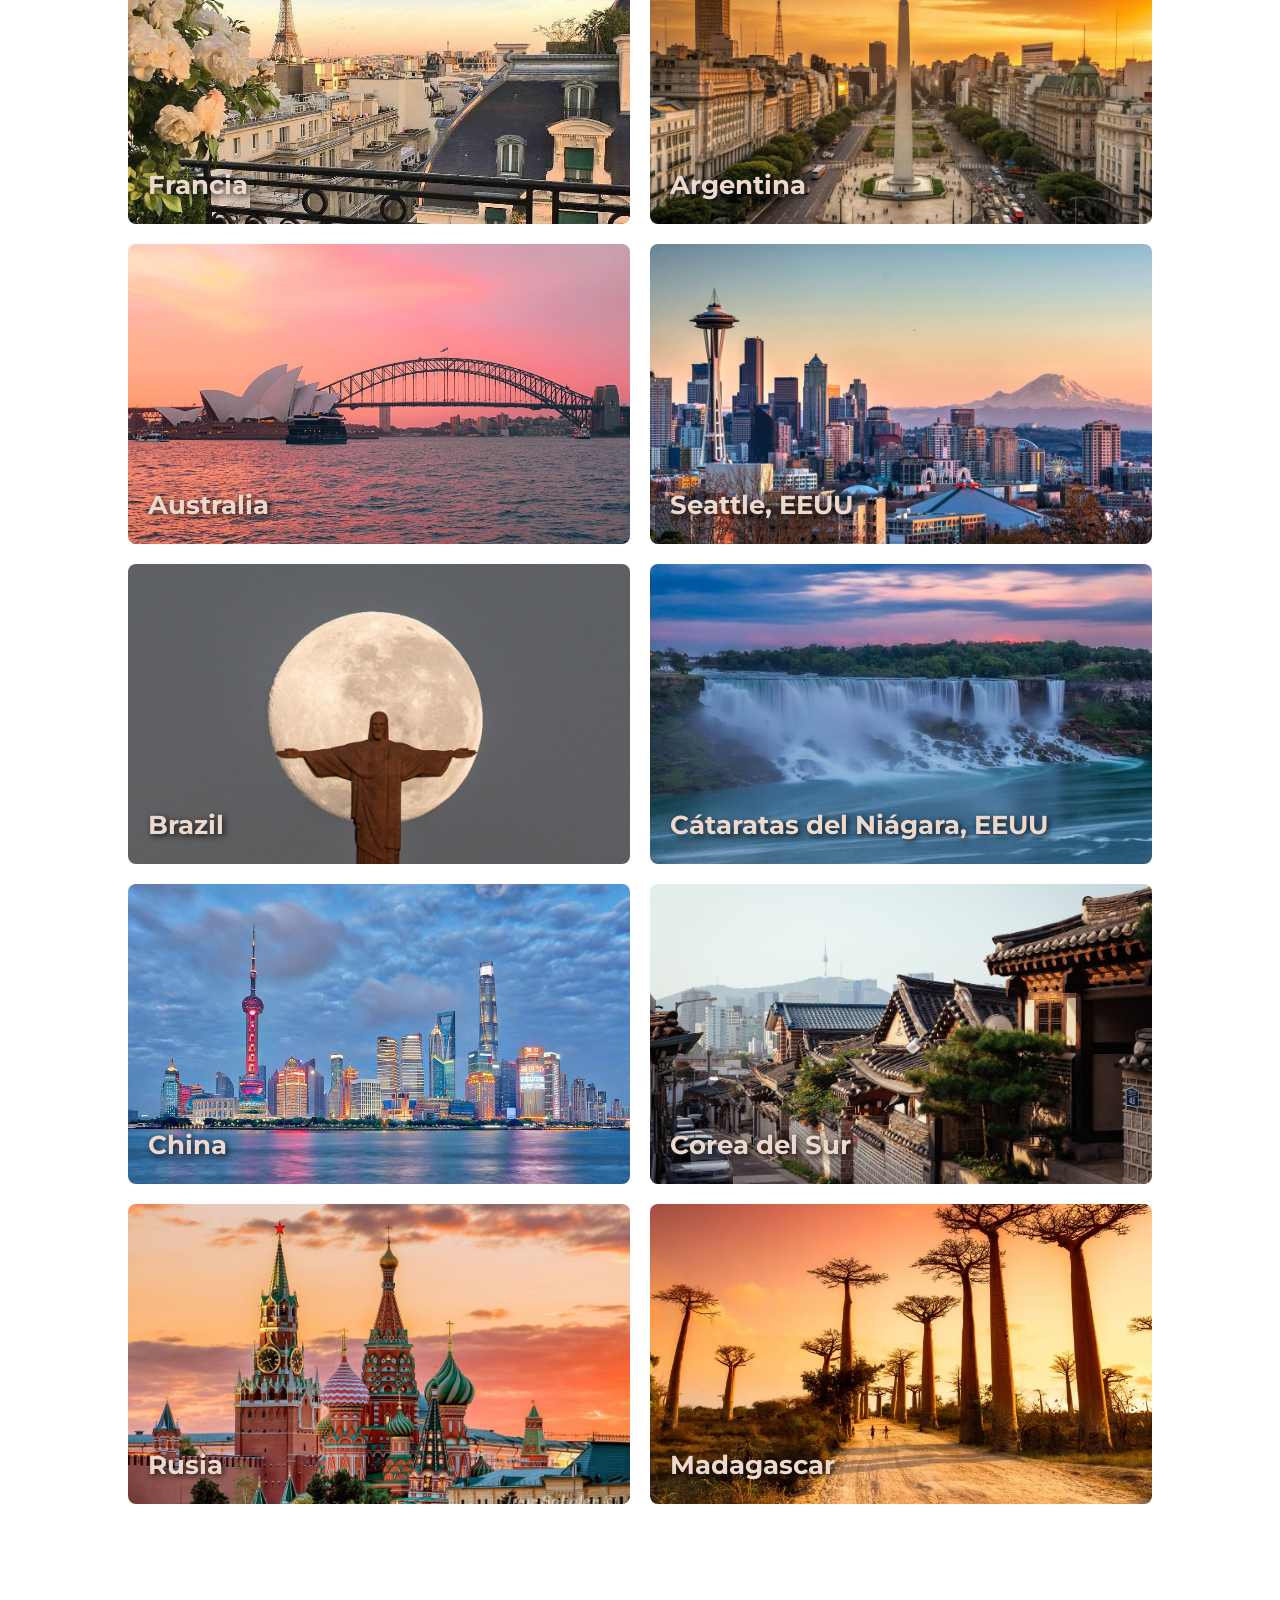
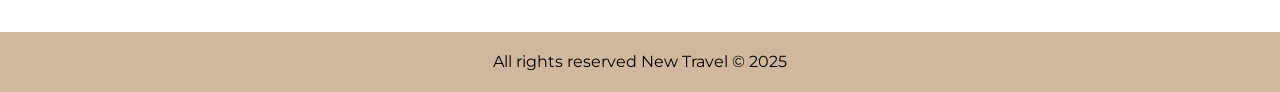
<file: destinos.html>
<!DOCTYPE html>
<html lang="en">
<head>
    <meta charset="UTF-8">
    <meta name="viewport" content="width=device-width, initial-scale=1.0">
    <title>Destinos</title>
    <link rel="stylesheet" href="CSS/styles.css">
</head>
<body>
    <header class="navbar">
        <div class="nav-container">
            <nav class="nav-items">
                <a href="index.html" class="logo">NEW TRAVEL</a>

                <ul class="nav-links">
                    <li><a href="calendario.html">CALENDARIO</a></li>
                    <li><a href="experiencias.html">EXPERIENCIAS</a></li>
                    <li><a href="destinos.html">DESTINOS</a></li>
                    <li><a href="deals.html">DEALS</a></li>
                    <li><a href="about.html">ABOUT</a></li>
                    <li><a href="contacto.html" class="contact-btn mobil-vr">CONTACTO</a>
</li>
                </ul>

                <a href="contacto.html" class="contact-btn solo-desktop">CONTACTO</a>
            
                <div class="menu-toggle">☰</div> 

            </nav>
        </div>
    </header>

    <main>
        <div class="dest hero">
            <div class="hero-content">
                <p class="subtitulo">¿A donde quieres ir?</p>
                <h1 class="titulo">TOURS PREMIUM EN<br>LOS 5 CONTINENTES</h1>
            </div>
        </div>
        <div class="dest-contenido">
            <div class="dest-contenido-txt">
                <h2 class="page-title">Destinos</h2>
                <p class="tagline">Desde cruceros hasta tours personalizados nos adaptamos a lo que necesites</p>
                <p class="dest-txt">Con un concepto personalizado, diseñamos cada programa a su medida. Combinamos lo mejor de cada región, brindando calidad en el servicio y excelencia humana en la atención.</p>
            </div>
            <div class="dest-galeria">
                <div class="dest-img" style="background-image: url('Images/suecia.jpg');">
                    <span class="dest-name">Suecia</span>
                </div>

                <div class="dest-img" style="background-image: url('Images/peru.jpg');">
                    <span class="dest-name">Perú</span>
                </div>

                <div class="dest-img" style="background-image: url('Images/francia.jpg');">
                    <span class="dest-name">Francia</span>
                </div>

                <div class="dest-img" style="background-image: url('Images/argentina.jpg');">
                    <span class="dest-name">Argentina</span>
                </div>

                <div class="dest-img" style="background-image: url('Images/sydney.jpg');">
                    <span class="dest-name">Australia</span>
                </div>

                <div class="dest-img" style="background-image: url('Images/seattle.jpg');">
                    <span class="dest-name">Seattle, EEUU</span>
                </div>

                <div class="dest-img" style="background-image: url('Images/rio2.jpg');">
                    <span class="dest-name">Brazil</span>
                </div>

                <div class="dest-img" style="background-image: url('Images/niagara.jpg');">
                    <span class="dest-name">Cátaratas del Niágara, EEUU</span>
                </div>

                <div class="dest-img" style="background-image: url('Images/china.jpg');">
                    <span class="dest-name">China</span>
                </div>

                <div class="dest-img" style="background-image: url('Images/korea.jpg');">
                    <span class="dest-name">Corea del Sur</span>
                </div>

                <div class="dest-img" style="background-image: url('Images/rusia.jpg');">
                    <span class="dest-name">Rusia</span>
                </div>

                <div class="dest-img" style="background-image: url('Images/madagascar.jpg');">
                    <span class="dest-name">Madagascar</span>
                </div>
            </div>
        </div>
    </main>
    <footer>
        <p>All rights reserved New Travel © 2025</p>
    </footer>
    <script>
        document.addEventListener('DOMContentLoaded', () => {
            const menuToggle = document.querySelector('.menu-toggle');
            const navLinks = document.querySelector('.nav-links');

            menuToggle.addEventListener('click', () => {
            navLinks.classList.toggle('active');
            });
        });
</script>
</body>
</html>
</file>
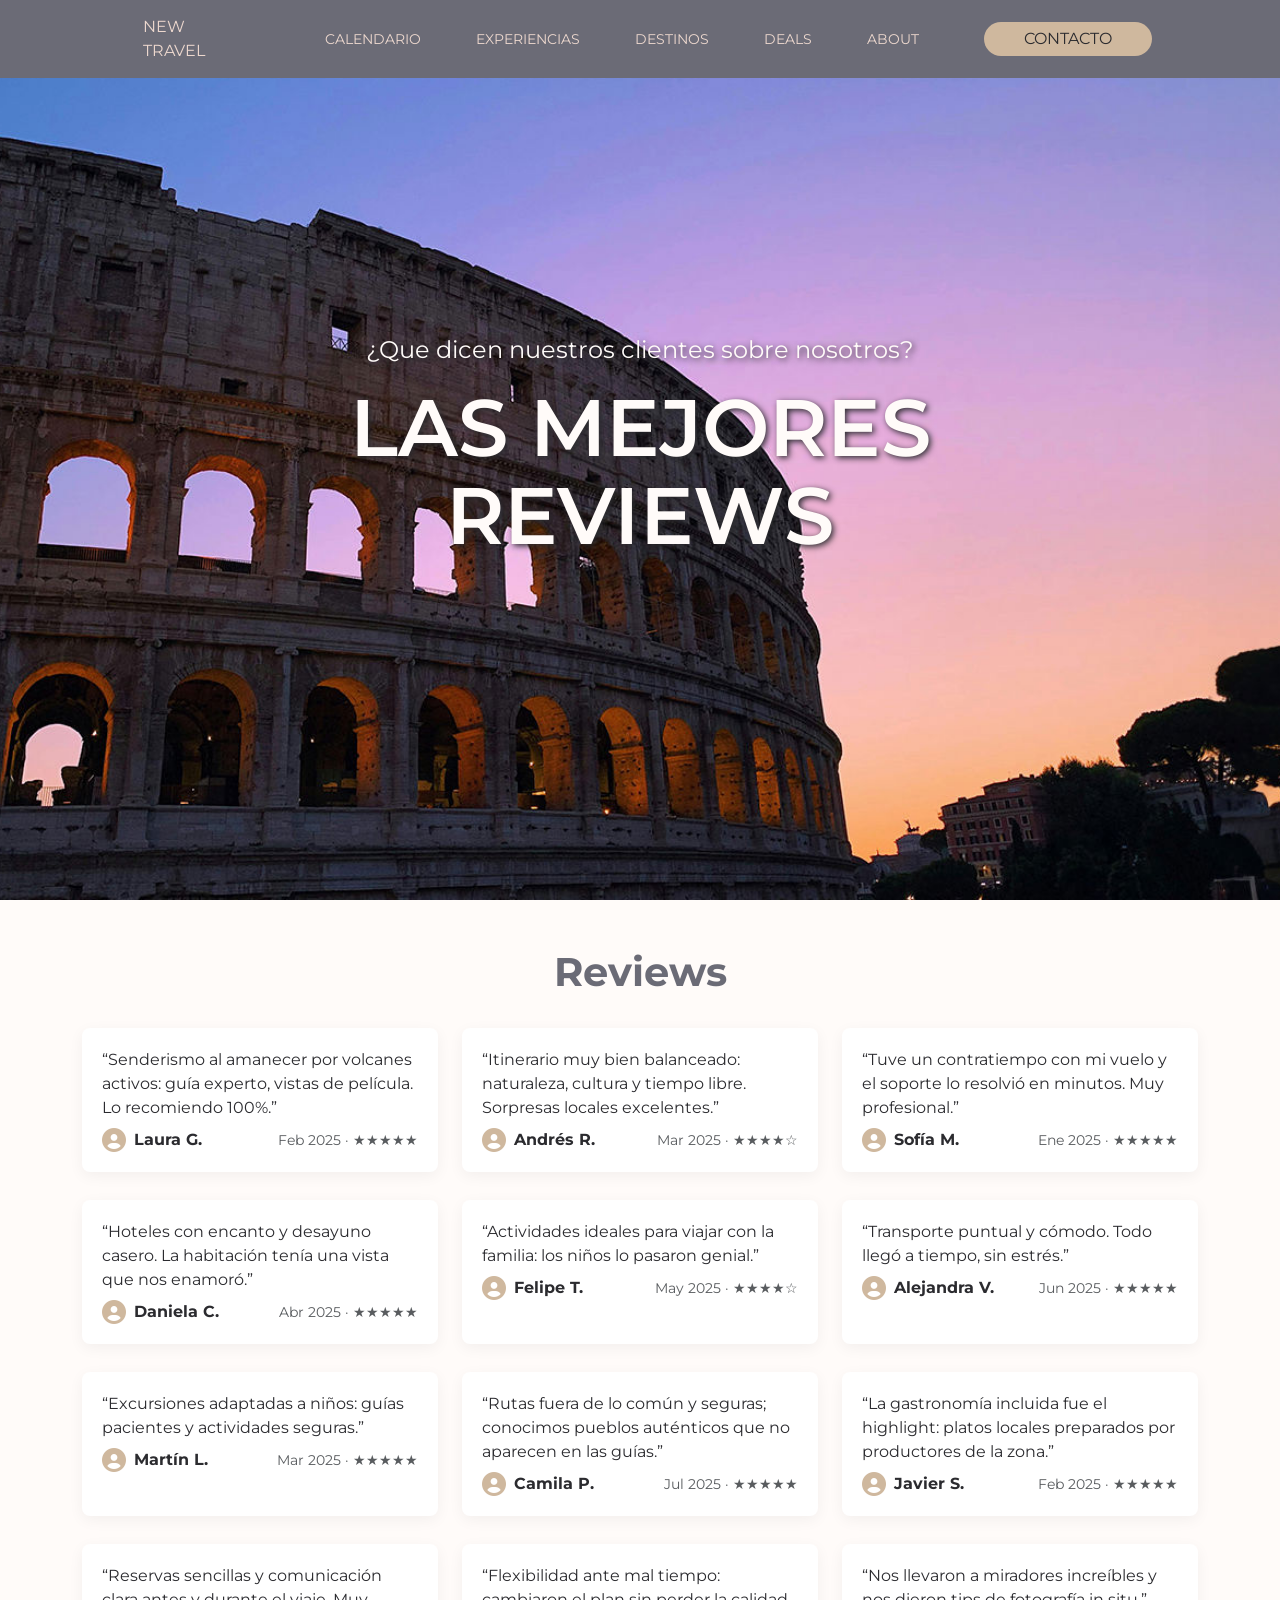
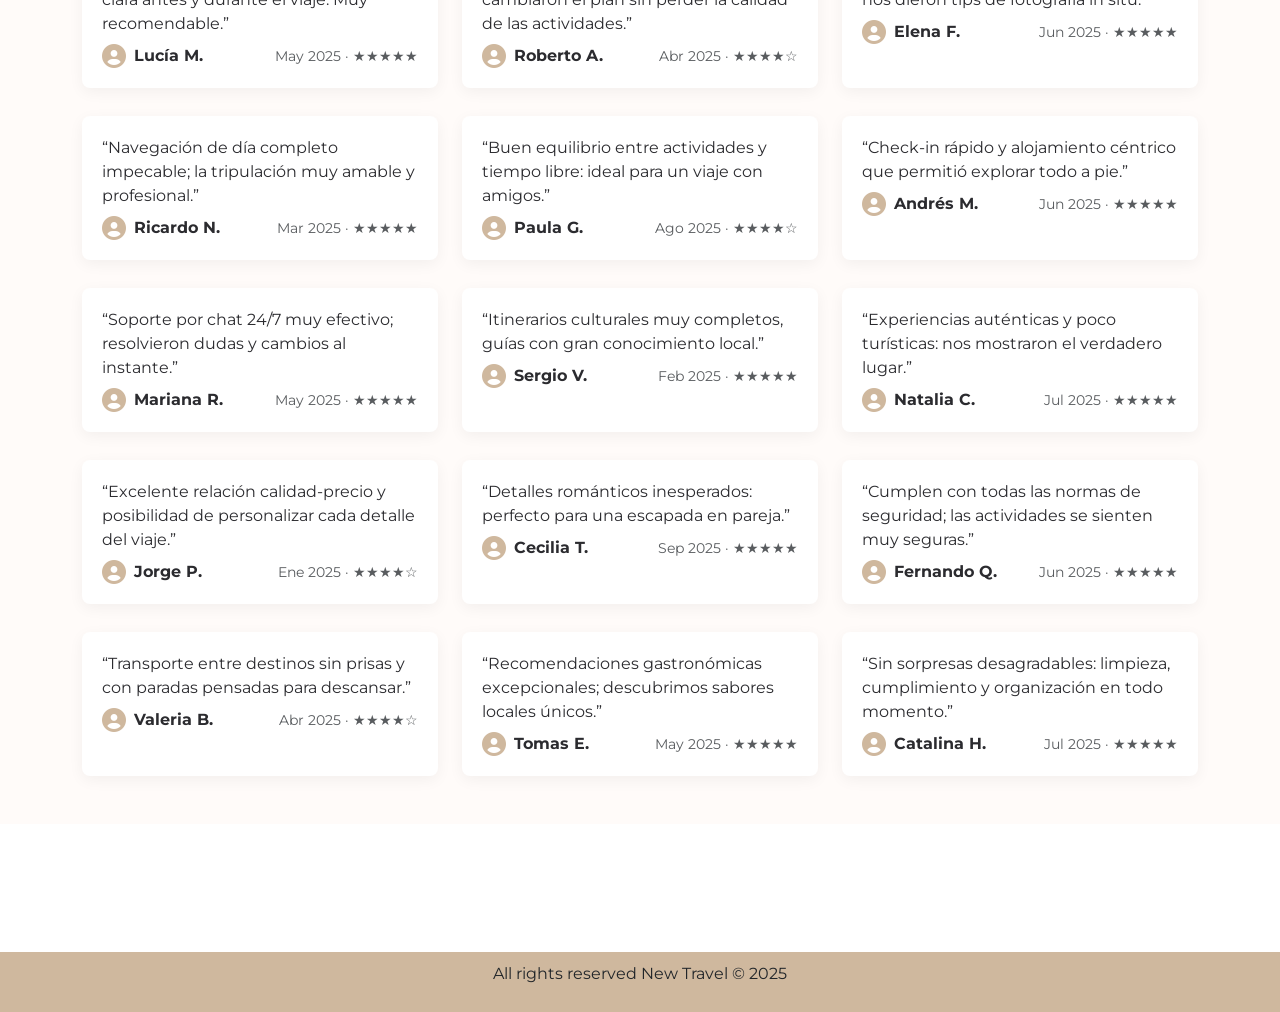
<file: experiencias.html>
<!DOCTYPE html>
<html lang="en">
<head>
    <meta charset="UTF-8">
    <meta name="viewport" content="width=device-width, initial-scale=1.0">
    <title>Experiencias</title>
    <link href="https://cdn.jsdelivr.net/npm/bootstrap@5.3.7/dist/css/bootstrap.min.css" rel="stylesheet" integrity="sha384-LN+7fdVzj6u52u30Kp6M/trliBMCMKTyK833zpbD+pXdCLuTusPj697FH4R/5mcr" crossorigin="anonymous">
    <link rel="stylesheet" href="https://cdnjs.cloudflare.com/ajax/libs/font-awesome/6.5.2/css/all.min.css" integrity="sha512-SnH5WK+bZxgPHs44uWIX+LLJAJ9/2PkPKZ5QiAj6Ta86w+fsb2TkcmfRyVX3pBnMFcV7oQPJkl9QevSCWr3W6A==" crossorigin="anonymous" referrerpolicy="no-referrer" />
    <link rel="stylesheet" href="CSS/styles.css">
    <title>Experiencias</title>
</head>
<body>
    <header class="navbar">
        <div class="nav-container">
            <nav class="nav-items">
                <a href="index.html" class="logo">NEW TRAVEL</a>

                <ul class="nav-links">
                    <li><a href="calendario.html">CALENDARIO</a></li>
                    <li><a href="experiencias.html">EXPERIENCIAS</a></li>
                    <li><a href="destinos.html">DESTINOS</a></li>
                    <li><a href="deals.html">DEALS</a></li>
                    <li><a href="about.html">ABOUT</a></li>
                </ul>

                <a href="contacto.html" class="contact-btn solo-desktop">CONTACTO</a>
            
                <div class="menu-toggle">☰</div> 

            </nav>
        </div>
    </header>

    <main>
        <div class="exp hero">
            <div class="hero-content">
                <p class="subtitulo">¿Que dicen nuestros clientes sobre nosotros?</p>
                <h1 class="titulo">LAS MEJORES <br>REVIEWS</h1>
            </div>
        </div>

        <section class="testimonials py-5">
            <div class='container'>
                <h2 class="page-title">Reviews</h2>
                
                <div class='row g-4'>
                    <div class="col-12 col-md-4">
                        <div class="testi-card h-100">
                            <p class="mb-2">“Senderismo al amanecer por volcanes activos: guía experto, vistas de
                                película. Lo
                                recomiendo 100%.”</p>
                            <div class="d-flex align-items-center gap-2">
                                <i class='fa-solid fa-user-circle'></i><strong>Laura G.</strong>
                                <small class="text-muted ms-auto">Feb 2025 · ★★★★★</small>
                            </div>
                        </div>
                    </div>

                    <div class="col-12 col-md-4">
                        <div class="testi-card h-100">
                            <p class='mb-2'>“Itinerario muy bien balanceado: naturaleza, cultura y tiempo libre.
                                Sorpresas locales
                                excelentes.”</p>
                            <div class="d-flex align-items-center gap-2">
                                <i class="fa-solid fa-user-circle"></i><strong>Andrés R.</strong>
                                <small class="text-muted ms-auto">Mar 2025 · ★★★★☆</small>
                            </div>
                        </div>
                    </div>

                    <div class="col-12 col-md-4">
                        <div class='testi-card h-100'>
                            <p class='mb-2'>“Tuve un contratiempo con mi vuelo y el soporte lo resolvió en minutos. Muy
                                profesional.”</p>
                            <div class='d-flex align-items-center gap-2'>
                                <i class="fa-solid fa-user-circle"></i><strong> Sofía M.</strong>
                                <small class="text-muted ms-auto">Ene 2025 · ★★★★★</small>
                            </div>
                        </div>
                    </div>
                </div>

                
                <div class='row g-4 mt-1'>
                    <div class='col-12 col-md-4'>
                        <div class="testi-card h-100">
                            <p class="mb-2">“Hoteles con encanto y desayuno casero. La habitación tenía una vista que nos enamoró.”</p>
                            <div class="d-flex align-items-center gap-2">
                                <i class='fa-solid fa-user-circle'></i><strong>Daniela C.</strong>
                                <small class="text-muted ms-auto">Abr 2025 · ★★★★★</small>
                            </div>
                        </div>
                    </div>
                    <div class='col-12 col-md-4'>
                        <div class='testi-card h-100'>
                            <p class='mb-2'>“Actividades ideales para viajar con la familia: los niños lo pasaron genial.”</p>
                            <div class='d-flex align-items-center gap-2'>
                                <i class='fa-solid fa-user-circle'></i><strong>Felipe T.</strong>
                                <small class="text-muted ms-auto">May 2025 · ★★★★☆</small>
                            </div>
                        </div>
                    </div>
                    <div class='col-12 col-md-4'>
                        <div class="testi-card h-100">
                            <p class="mb-2">“Transporte puntual y cómodo. Todo llegó a tiempo, sin estrés.”</p>
                            <div class="d-flex align-items-center gap-2">
                                <i class='fa-solid fa-user-circle'></i><strong>Alejandra V.</strong>
                                <small class="text-muted ms-auto">Jun 2025 · ★★★★★</small>
                            </div>
                        </div>
                    </div>
                </div>

                <!-- Row 3 -->
                <div class="row g-4 mt-1">
                    <div class='col-12 col-md-4'>
                        <div class="testi-card h-100">
                            <p class="mb-2">“Excursiones adaptadas a niños: guías pacientes y actividades seguras.”</p>
                            <div class="d-flex align-items-center gap-2">
                                <i class='fa-solid fa-user-circle'></i><strong>Martín L.</strong>
                                <small class="text-muted ms-auto">Mar 2025 · ★★★★★</small>
                            </div>
                        </div>
                    </div>

                    <div class="col-12 col-md-4">
                        <div class='testi-card h-100'>
                            <p class='mb-2'>“Rutas fuera de lo común y seguras; conocimos pueblos auténticos que no
                                aparecen en
                                las guías.”</p>
                            <div class="d-flex align-items-center gap-2">
                                <i class='fa-solid fa-user-circle'></i><strong>Camila P.</strong>
                                <small class="text-muted ms-auto">Jul 2025 · ★★★★★</small>
                            </div>
                        </div>
                    </div>

                    <div class="col-12 col-md-4">
                        <div class="testi-card h-100">
                            <p class="mb-2">“La gastronomía incluida fue el highlight: platos locales preparados por
                                productores
                                de la zona.”</p>
                            <div class="d-flex align-items-center gap-2">
                                <i class='fa-solid fa-user-circle'></i><strong>Javier S.</strong>
                                <small class="text-muted ms-auto">Feb 2025 · ★★★★★</small>
                            </div>
                        </div>
                    </div>
                </div>

                <!-- Row 4 -->
                <div class="row g-4 mt-1">
                    <div class='col-12 col-md-4'>
                        <div class="testi-card h-100">
                            <p class="mb-2">“Reservas sencillas y comunicación clara antes y durante el viaje. Muy
                                recomendable.”
                            </p>
                            <div class="d-flex align-items-center gap-2">
                                <i class='fa-solid fa-user-circle'></i><strong>Lucía M.</strong>
                                <small class="text-muted ms-auto">May 2025 · ★★★★★</small>
                            </div>
                        </div>
                    </div>

                    <div class="col-12 col-md-4">
                        <div class='testi-card h-100'>
                            <p class='mb-2'>“Flexibilidad ante mal tiempo: cambiaron el plan sin perder la calidad de
                                las
                                actividades.”</p>
                            <div class='d-flex align-items-center gap-2'>
                                <i class='fa-solid fa-user-circle'></i><strong>Roberto A.</strong>
                                <small class="text-muted ms-auto">Abr 2025 · ★★★★☆</small>
                            </div>
                        </div>
                    </div>

                    <div class="col-12 col-md-4">
                        <div class="testi-card h-100">
                            <p class="mb-2">“Nos llevaron a miradores increíbles y nos dieron tips de fotografía in
                                situ.”</p>
                            <div class="d-flex align-items-center gap-2">
                                <i class='fa-solid fa-user-circle'></i><strong>Elena F.</strong>
                                <small class="text-muted ms-auto">Jun 2025 · ★★★★★</small>
                            </div>
                        </div>
                    </div>
                </div>

                <!-- Row 5 -->
                <div class="row g-4 mt-1">
                    <div class='col-12 col-md-4'>
                        <div class="testi-card h-100">
                            <p class="mb-2">“Navegación de día completo impecable; la tripulación muy amable y
                                profesional.”</p>
                            <div class="d-flex align-items-center gap-2">
                                <i class='fa-solid fa-user-circle'></i><strong>Ricardo N.</strong>
                                <small class="text-muted ms-auto">Mar 2025 · ★★★★★</small>
                            </div>
                        </div>
                    </div>

                    <div class="col-12 col-md-4">
                        <div class='testi-card h-100'>
                            <p class='mb-2'>“Buen equilibrio entre actividades y tiempo libre: ideal para un viaje con
                                amigos.”
                            </p>
                            <div class='d-flex align-items-center gap-2'>
                                <i class='fa-solid fa-user-circle'></i><strong>Paula G.</strong>
                                <small class="text-muted ms-auto">Ago 2025 · ★★★★☆</small>
                            </div>
                        </div>
                    </div>

                    <div class="col-12 col-md-4">
                        <div class="testi-card h-100">
                            <p class="mb-2">“Check‑in rápido y alojamiento céntrico que permitió explorar todo a pie.”
                            </p>
                            <div class="d-flex align-items-center gap-2">
                                <i class='fa-solid fa-user-circle'></i><strong>Andrés M.</strong>
                                <small class="text-muted ms-auto">Jun 2025 · ★★★★★</small>
                            </div>
                        </div>
                    </div>
                </div>

                <!-- Row 6 -->
                <div class="row g-4 mt-1">
                    <div class='col-12 col-md-4'>
                        <div class="testi-card h-100">
                            <p class="mb-2">“Soporte por chat 24/7 muy efectivo; resolvieron dudas y cambios al
                                instante.”</p>
                            <div class="d-flex align-items-center gap-2">
                                <i class='fa-solid fa-user-circle'></i><strong>Mariana R.</strong>
                                <small class="text-muted ms-auto">May 2025 · ★★★★★</small>
                            </div>
                        </div>
                    </div>

                    <div class="col-12 col-md-4">
                        <div class='testi-card h-100'>
                            <p class='mb-2'>“Itinerarios culturales muy completos, guías con gran conocimiento local.”
                            </p>
                            <div class='d-flex align-items-center gap-2'>
                                <i class='fa-solid fa-user-circle'></i><strong>Sergio V.</strong>
                                <small class="text-muted ms-auto">Feb 2025 · ★★★★★</small>
                            </div>
                        </div>
                    </div>

                    <div class="col-12 col-md-4">
                        <div class="testi-card h-100">
                            <p class="mb-2">“Experiencias auténticas y poco turísticas: nos mostraron el verdadero
                                lugar.”</p>
                            <div class="d-flex align-items-center gap-2">
                                <i class='fa-solid fa-user-circle'></i><strong>Natalia C.</strong>
                                <small class="text-muted ms-auto">Jul 2025 · ★★★★★</small>
                            </div>
                        </div>
                    </div>
                </div>

                <!-- Row 7 -->
                <div class="row g-4 mt-1">
                    <div class='col-12 col-md-4'>
                        <div class="testi-card h-100">
                            <p class="mb-2">“Excelente relación calidad‑precio y posibilidad de personalizar cada
                                detalle del viaje.”
                            </p>
                            <div class="d-flex align-items-center gap-2">
                                <i class='fa-solid fa-user-circle'></i><strong>Jorge P.</strong>
                                <small class="text-muted ms-auto">Ene 2025 · ★★★★☆</small>
                            </div>
                        </div>
                    </div>

                    <div class="col-12 col-md-4">
                        <div class='testi-card h-100'>
                            <p class='mb-2'>“Detalles románticos inesperados: perfecto para una escapada en pareja.”</p>
                            <div class='d-flex align-items-center gap-2'>
                                <i class='fa-solid fa-user-circle'></i><strong>Cecilia T.</strong>
                                <small class="text-muted ms-auto">Sep 2025 · ★★★★★</small>
                            </div>
                        </div>
                    </div>

                    <div class="col-12 col-md-4">
                        <div class="testi-card h-100">
                            <p class="mb-2">“Cumplen con todas las normas de seguridad; las actividades se sienten muy
                                seguras.”</p>
                            <div class="d-flex align-items-center gap-2">
                                <i class='fa-solid fa-user-circle'></i><strong>Fernando Q.</strong>
                                <small class="text-muted ms-auto">Jun 2025 · ★★★★★</small>
                            </div>
                        </div>
                    </div>
                </div>

                <!-- Row 8 -->
                <div class="row g-4 mt-1">
                    <div class='col-12 col-md-4'>
                        <div class="testi-card h-100">
                            <p class="mb-2">“Transporte entre destinos sin prisas y con paradas pensadas para
                                descansar.”</p>
                            <div class="d-flex align-items-center gap-2">
                                <i class='fa-solid fa-user-circle'></i><strong>Valeria B.</strong>
                                <small class="text-muted ms-auto">Abr 2025 · ★★★★☆</small>
                            </div>
                        </div>
                    </div>

                    <div class="col-12 col-md-4">
                        <div class='testi-card h-100'>
                            <p class='mb-2'>“Recomendaciones gastronómicas excepcionales; descubrimos sabores locales
                                únicos.”</p>
                            <div class='d-flex align-items-center gap-2'>
                                <i class='fa-solid fa-user-circle'></i><strong>Tomas E.</strong>
                                <small class="text-muted ms-auto">May 2025 · ★★★★★</small>
                            </div>
                        </div>
                    </div>

                    <div class="col-12 col-md-4">
                        <div class="testi-card h-100">
                            <p class="mb-2">“Sin sorpresas desagradables: limpieza, cumplimiento y organización en todo
                                momento.”</p>
                            <div class="d-flex align-items-center gap-2">
                                <i class='fa-solid fa-user-circle'></i><strong>Catalina H.</strong>
                                <small class="text-muted ms-auto">Jul 2025 · ★★★★★</small>
                            </div>
                        </div>
                    </div>
                </div>

            </div>
        </section>
    </main>
    <footer>
        <p>All rights reserved New Travel © 2025</p>
    </footer>
    <script>
        document.addEventListener('DOMContentLoaded', () => {
            const menuToggle = document.querySelector('.menu-toggle');
            const navLinks = document.querySelector('.nav-links');

            menuToggle.addEventListener('click', () => {
            navLinks.classList.toggle('active');
            });
        });
    </script>
</body>
</html>
</file>
<file: CSS/styles.css>
@import url('https://fonts.googleapis.com/css2?family=Montserrat:ital,wght@0,100..900;1,100..900&display=swap');

:root {
  --casi-blanco: #FFFBF9;
  --rosa-pastel: #EDD8CE;
  --rosa-oscuro: #CFB89E;
  --azul-gris: #6B6B76;
  --azul-gris-oscuro: #2B2B2F;
}

*,
*::before,
*::after {
  box-sizing: border-box;
  margin: 0;
  padding: 0;
}


h2,
h3,
h4,
h5,
h6 {
  margin: 0;
}

body {
  line-height: 1.5;
  font-family: "Montserrat", sans-serif;
  font-size: 16px;
  font-optical-sizing: auto;
  font-style: normal;
}

img,
svg {
  display: block;
}

input,
button,
textarea,
select {
  font: inherit;
}

/*** NAVBAR - TODAS LAS PAGINAS***/

.navbar {
  position: absolute;
  top: 0;
  left: 0;
  width: 100%;
  background-color: var(--azul-gris);
  padding: 15px 0;
  z-index: 10;
}

.nav-container {
  max-width: 80%;
  margin: 0 auto;
}


.nav-items {
  display: flex;
  justify-content: space-between;
  align-items: center;
}


.nav-links {
  list-style: none;
  display: flex;
  align-items: center;
  margin: 0 auto;
  gap: 25px;
  padding: 0 50px;
}

.nav-links li a, .nav-items a{
  color: var(--rosa-pastel);
  text-decoration: none;
  font-size: 0.9em;
  padding: 0 15px;
}

.nav-items .logo, .nav-items .contact-btn {
  font-size: 1em;
}

.nav-items .contact-btn {
  background-color: var(--rosa-oscuro);
  color: var(--azul-gris-oscuro);
  border-radius: 25px;
  padding: 5px 2.5em;
}

.menu-toggle, a.mobil-vr {
  display: none;
}

@media (max-width: 1200px){
  .navbar {
    padding: 15px 0;
  }

  .nav-links {
    gap: 10px;
    padding: 0 15px;
  }

  .nav-links li a, .nav-items a {
    font-size: 0.7em;
    padding: 0 8px;
  }

  .nav-items .logo, .nav-items .contact-btn {
    font-size: 0.7em;
  }

  .nav-items .contact-btn {
    padding: 4px 2em;
}

}

@media (max-width: 767px) {
  .menu-toggle {
    display: block;
    font-size: 1.5em;
    cursor: pointer;
    color: var(--rosa-pastel);
    order: 3;
  }

  .solo-desktop {
    display: none;
  }

  .nav-items {
    flex-wrap: nowrap;
    justify-content: space-between;
  }

  .nav-links {
    display: block;
    flex-direction: column;
    position: absolute;
    top:100%;
    left: 0;
    width: 100%;
    background-color: var(--azul-gris);
    overflow: hidden;
    max-height: 0;
    transition: max-height 0.4s ease;
  }

  .nav-links.active {
    max-height: 500px;
  }

  .nav-links li {
    width: 100%;
    text-align: center;
  }

  .nav-links li a {
    display: block;
    padding: 15px 0;
  }

  a.mobil-vr {
    display: inline-block !important;
    margin: 10px auto;
    padding: 8px 3em;
  }
}

/*** HERO SECTION (ESTILOS GENERALES - TODAS LAS PAGINAS)***/

.hero {
  background-size: cover;
  background-position: center;
  background-repeat: no-repeat;
  height: 100vh; 
  display: flex;
  justify-content: center;
  align-items: center;
  text-align: center;
  position: relative;
  color: var(--casi-blanco);
  text-shadow: 2px 2px 6px var(--azul-gris-oscuro);
}

.hero .subtitulo {
  font-size: 1.5rem;
}

.hero .titulo {
  font-size: 5rem;
  line-height: 1.1;
  font-weight: 600;
}

@media (max-width: 1200px) {
  .hero .titulo {
    font-size: 3rem;
  }

  .hero .subtitulo {
    font-size: 1.1rem;
  }
}

@media (max-width: 767px) {
  .hero .titulo {
    font-size: 1.8rem;
  }

  .hero .subtitulo {
    font-size: 0.8rem;
  }
}

/*** FOOTER - TODAS LA PÁGINAS ***/
footer {
  margin-top: 8rem;
  height: 60px;
  background-color: var(--rosa-oscuro);
  text-align: center;
  align-content: center;
}

/*** INDEX ***/

.new-travel {
  background-image: url('../Images/rome.jpg');
}





/*****CALENDARIO******/

.calen {
  background-image: url('../Images/paris2.jpg');
}

/*****EXPERIENCIAS******/

.exp { 
  background-image: url('../Images/coliseo.jpg');
}

.testimonials {
    background-color: var(--casi-blanco);
}

.testi-card {
    background-color: #fff;
    border-radius: 8px;
    padding: 20px;
    box-shadow: 0 4px 15px rgba(0,0,0,0.05);
    transition: transform 0.3s;
}

.testi-card:hover {
    transform: translateY(-5px);
}

.testi-card p {
    color: var(--azul-gris-oscuro);
}

.testi-card i {
    color: var(--rosa-oscuro);
    font-size: 1.5rem;
}

.testi-card strong {
    color: var(--azul-gris-oscuro);
}

/*****DESTINOS******/

.dest-contenido {
  max-width: 80%;
  margin: 50px auto;
  display: flex;
  flex-direction: column;
  gap: 60px;
}

.dest {
  background-image: url('../Images/grecia.jpg');
}

.dest-contenido-txt {
  text-align: center;
  display: flex;
  flex-direction: column;
  gap: 15px;
}

.dest-contenido-txt h1 {
  color: var(--azul-gris)
}

.dest-contenido-txt .tagline{
  font-weight:600;
}

.dest-galeria {
  display: grid;
  grid-template-columns: repeat(2, 1fr);
  gap: 20px;
}

.dest-img {
  height: 300px;
  background-size: cover;
  background-position: center;
  border-radius: 8px;
  position: relative;
  overflow: hidden;
  cursor: pointer;
}

.dest-name {
  position: absolute;
  bottom: 20px;
  left: 20px;
  color: var(--rosa-pastel);
  font-size: 1.6rem;
  font-weight: bold;
  text-shadow: 2px 2px 6px rgba(0, 0, 0, 0.8);
}

@media (max-width: 767px) {
  .dest-name {
    font-size: 1rem;
  }
}


/*****DEALS******/

.deals {
  background-image: url('../Images/tokio.jpg');
}

.deals-contenido-txt {
  text-align: center;
  display: flex;
  flex-direction: column;
  gap: 15px;
}

.deals-contenido-txt h1 {
  color: var(--azul-gris)
}

.deals-contenido-txt .tagline{
  font-weight:600;
}

.deals-contenido {
  max-width: 80%;
  margin: 50px auto;
  display: flex;
  flex-direction: column;
  gap: 60px;
}

.div-card {
  border-radius: 4px;
  overflow: hidden;
  box-shadow: 2px 2px 15px var(--azul-gris);
  background-color: var(--casi-blanco);
  display: flex;
  flex-direction: column;
}

.deals-galeria {
  display: grid;
  grid-template-columns: repeat(2, 1fr);
  gap: 50px;
}

.deals-img {
  height: 300px;
  background-size: cover;
  background-position: center;
}

.deals-info {
  padding: 0 25px;
  margin-top: 20px;
  display: flex;
  flex-direction: column;
  gap: 5px;
}

.deals-titulo, .deals-precio {
  font-size: 1.5rem;
  font-weight: 600;
  color: var(--azul-gris-oscuro);
}

.deals-btn {
  margin: 40px 15px;
  padding: 10px 0;
  text-align: center;
  background-color: var(--rosa-oscuro);
  color: var(--azul-gris-oscuro);
  font-weight: 500;
  border-radius: 8px;
  text-decoration: none;
}

@media (max-width: 767px) {
  .deals-galeria {
    display: flex;
    flex-direction: column;
    gap: 50px;
  }
}

/*****ABOUT******/

.about {
  background-image: url('../Images/londres.jpg');
}

.about-content {
  max-width: 80%;
  margin: 5rem auto;
  display: flex;
  flex-direction: column;
  gap: 5rem;
  align-items: center;
}

.about-text {
  text-align: center;
  max-width: 80%;
}


.page-title {
  font-size: 2.5rem;
  margin-bottom: 2rem;
  color: var(--azul-gris);
  text-align: center;
  font-family: "Montserrat", sans-serif;
  font-weight: 700;  
}

.abt-section {
  width: 100%;
}

.abt-section h2 {
  font-size: 2rem;
  margin: 2rem 0;
}

.abt-section h2 {
  text-align: center;
  margin-bottom: 2rem;
  color: var(--azul-gris);
}

.abt-inner-sc {
  display: flex;
  gap: 3rem;
  align-items: center;
  padding-top: 2rem;
}

.abt-section:nth-of-type(1) .abt-inner-sc {
  flex-direction: row-reverse;
}

.abt-img-container {
  flex: 1;
  aspect-ratio: 9.5/10;
}

.abt-img-container img {
  width: 100%;
  height: 100%;
  object-fit: cover;
  border-radius: 7px;
}

.abt-txt {
  flex: 1;
}

/*****CONTACTO******/

.cont {
  background-image: url('../Images/landscape.jpg');
}

.form-container {
  max-width: 80%;
  margin: auto;
  padding-top: 3rem;
}

form {
  display: flex;
  flex-direction: column;
}

label {
  display: block;
  margin-top: 15px;
  color: var(--azul-gris-oscuro);
}

input {
  width: 100%;
  border: 1px solid var(--azul-gris);
  border-radius: 4px;
  padding: 5px;
  margin-top: 7px;
}

.form-container h2 {
  color: var(--azul-gris);
  text-align: center;
  margin-bottom: 3rem;
}

.sbm-btn {
  width: auto;
  display: inline-block;
  margin-top: 30px;
  background-color: var(--rosa-oscuro);
  color: var(--azul-gris-oscuro);
  border: none;
  border-radius: 4px;
  cursor: pointer;
  align-self: center;
  padding: 10px 50px;
}

@media (min-width: 767px) {

  .form-container {
    width: 60%;
  }
  .div-nombre-com{
    display: flex;
    gap: 20px;
  }

  .div-nombre, .div-apellido {
    flex: 1;
  }
}

@media (min-width: 1200px){
  .form-container {
    width: 50%;
  }
}

/* Estilos del calendario */
.calendar-section {
  max-width: 80%;
  margin: 3rem auto 6rem;
}
.calendar-container {
  border-radius: 12px;
  padding: 20px;
  box-shadow: 0 6px 20px rgba(31, 165, 107, 0.15);
}
.calendar-header {
  display:flex;
  justify-content:space-between;
  align-items:center;
  gap:10px;
  margin-bottom: 12px;
}
.cal-btn {
  background: var(--rosa-pastel);
  color: var(--azul-gris-oscuro);
  border: none;
  padding: 8px 12px;
  border-radius: 8px;
  cursor: pointer;
}
.calendar-grid{
  display: grid;
  grid-template-columns: repeat(7, 1fr);
  gap: 8px;
}
.calendar-day{
  font-weight:600;
  color: var(--azul-gris-oscuro);
  text-align:center;
  padding:6px 0;
}
.date-cell{
  min-height:56px;
  border-radius:8px;
  border: 1px solid var(--rosa-oscuro);
  background: var(--rosa-oscuro);
  color: var(--azul-gris-oscuro);
  display:flex;
  align-items:center;
  justify-content:center;
  cursor:pointer;
}
.date-cell.empty{ background: transparent; border: none; cursor: default; }
.date-cell.available{ box-shadow: 0 2px 8px rgba(13, 190, 161, 0.03); border: 1px solid var(--azul-gris); }
.date-cell.booked{ background: linear-gradient(180deg,#eddede,#ffffff); color: #000000; }
.date-cell:disabled{ opacity: 0.6; cursor: not-allowed; }
.legend{ margin-top:12px; color:var(--azul-gris-oscuro); display:flex; gap:14px; align-items:center;}
.legend-available, .legend-booked{ display:inline-block; width:14px; height:14px; border-radius:3px; margin-right:6px;}
.legend-available, .legend-unavailable{ display:inline-block; width:14px; height:14px; border-radius:3px; margin-right:6px;}
.legend-available{ background: var(--rosa-oscuro); border:1px solid var(--azul-gris-oscuro); }
.legend-booked{ background: var(--rosa-pastel); border:1px solid var(--azul-gris-oscuro); }
.legend-unavailable{ background: var(--azul-gris); border:1px solid var(--azul-gris-oscuro); }

/* Modal */
.modal{ display:none; position:fixed; z-index:1000; left:0; top:0; width:100%; height:100%; overflow:auto; background: rgba(0,0,0,0.45); }
.modal-content{ background: #fff; margin: 6% auto; padding: 20px; border-radius: 10px; width: 90%; max-width:420px; box-shadow: 0 8px 30px rgba(0,0,0,0.2); }
.modal .close{ float:right; font-size:24px; cursor:pointer; color:var(--azul-gris-oscuro); }
.modal-content h3{ color:var(--azul-gris-oscuro); margin-bottom:10px; }
.modal-content label{ display:block; margin-top:10px; color:var(--azul-gris-oscuro); }
.modal-content input{ width:100%; padding:8px; margin-top:6px; border:1px solid #ddd; border-radius:6px; }

.people-row{ display:flex; gap:12px; }
.people-row div{ flex:1; }

@media (max-width:767px){
  .people-row{ flex-direction:column; }
}

/* Estilos de factura dentro del modal */
.invoice{ color:var(--azul-gris-oscuro); }
.invoice h3{ margin-top:0; }
.invoice-table{ width:100%; border-collapse:collapse; margin-top:10px; }
.invoice-table td{ padding:8px 6px; border-bottom:1px solid #eee; }
.invoice-table .total-row td{ font-weight:700; color:var(--azul-gris-oscuro); }
.invoice-actions{ display:flex; gap:10px; margin-top:12px; }
.invoice .small{ font-size:0.85rem; color:#666; margin-top:10px; }

/* Mejoras de impresión: ocultar fondo y mostrar sólo la factura */
@media print{
  body *{ visibility:hidden; }
  .modal, .modal *{ visibility:visible; }
  .modal{ position:static; background:transparent; }
  .modal-content{ box-shadow:none; border-radius:0; width:100%; margin:0; }
}


form {
  display: flex;
  flex-direction: column;
}

label {
  display: block;
  margin-top: 15px;
  color: var(--azul-gris-oscuro);
}

input {
  width: 100%;
  border: 1px solid var(--azul-gris);
  border-radius: 4px;
  padding: 5px;
  margin-top: 7px;
}

.form-container h2 {
  color: var(--azul-gris);
  text-align: center;
  margin-bottom: 3rem;
}

.sbm-btn {
  width: auto;
  display: inline-block;
  margin-top: 30px;
  background-color: var(--rosa-oscuro);
  color: var(--azul-gris-oscuro);
  border: none;
  border-radius: 4px;
  cursor: pointer;
  align-self: center;
  padding: 10px 50px;
}

@media (min-width: 767px) {

  .form-container {
    width: 60%;
  }
  .div-nombre-com{
    display: flex;
    gap: 20px;
  }

  .div-nombre, .div-apellido {
    flex: 1;
  }
}

@media (min-width: 1200px){
  .form-container {
    width: 50%;
  }
}
</file>
